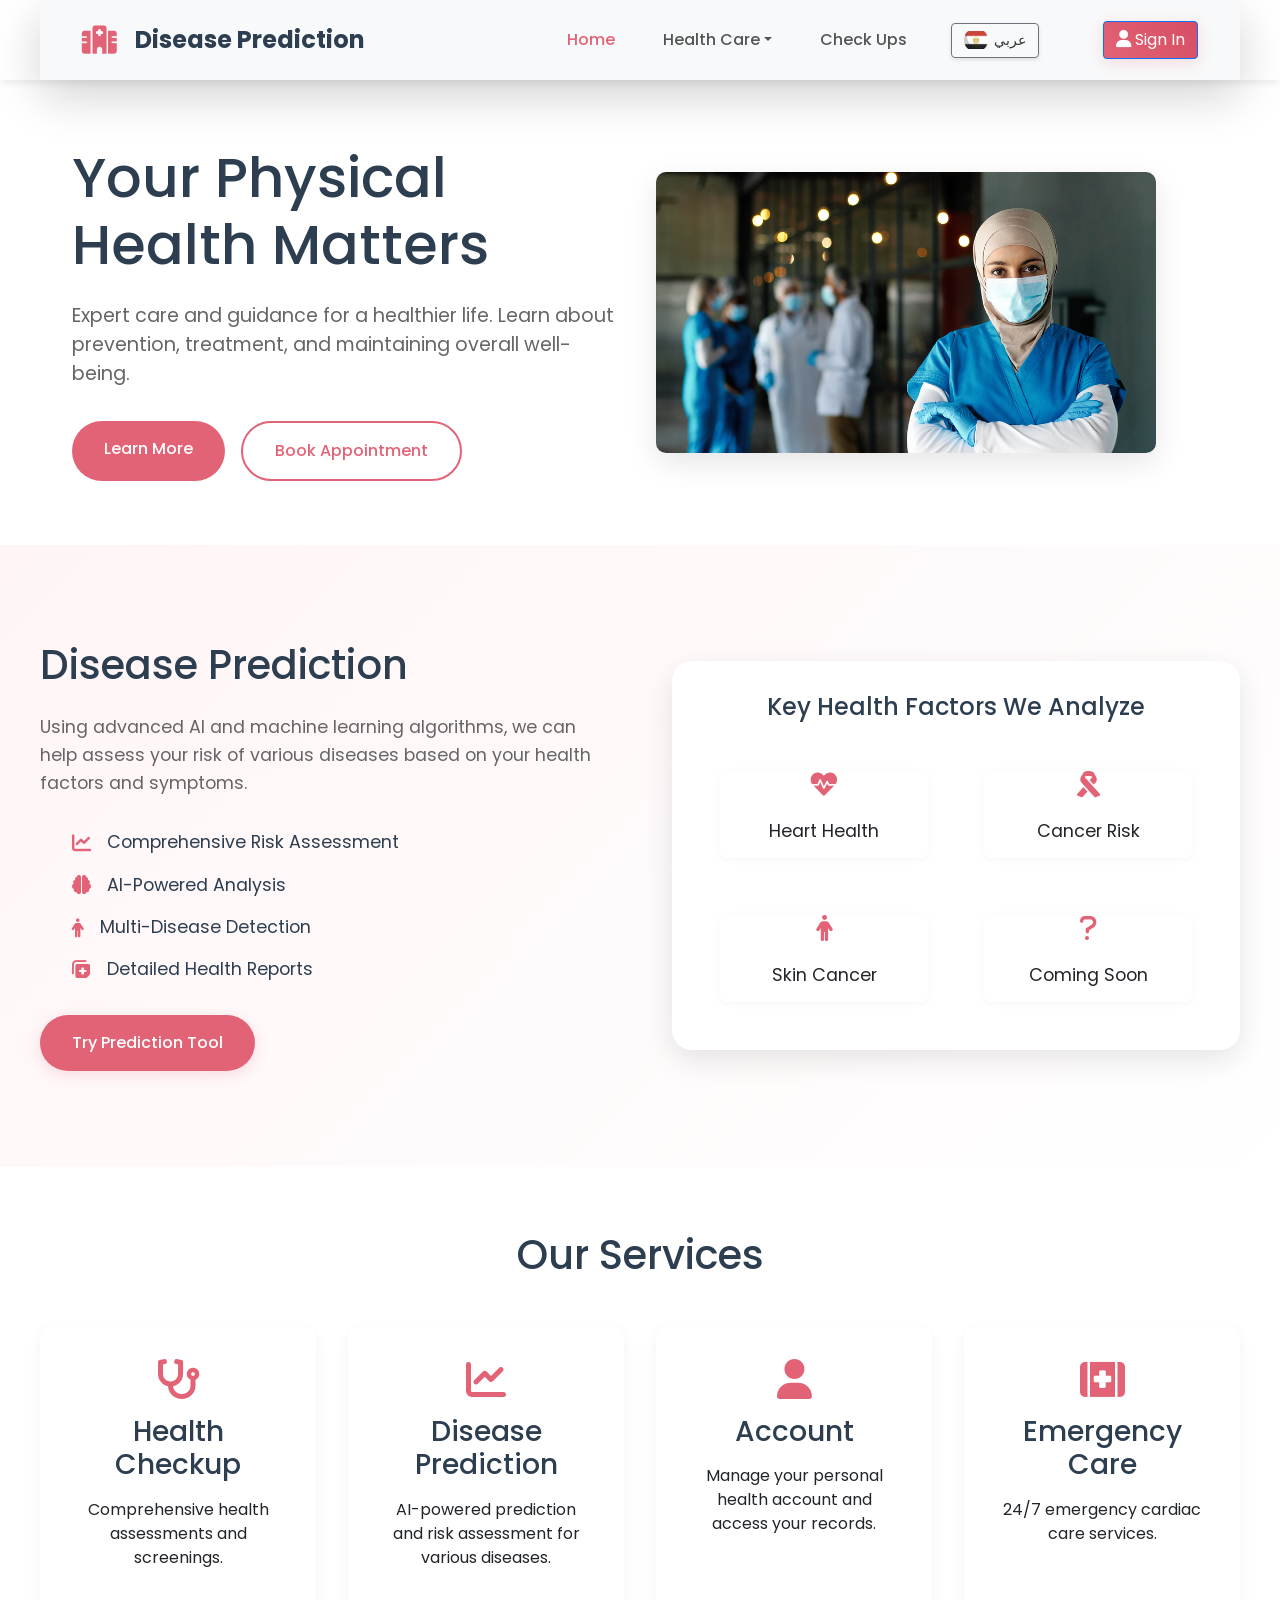
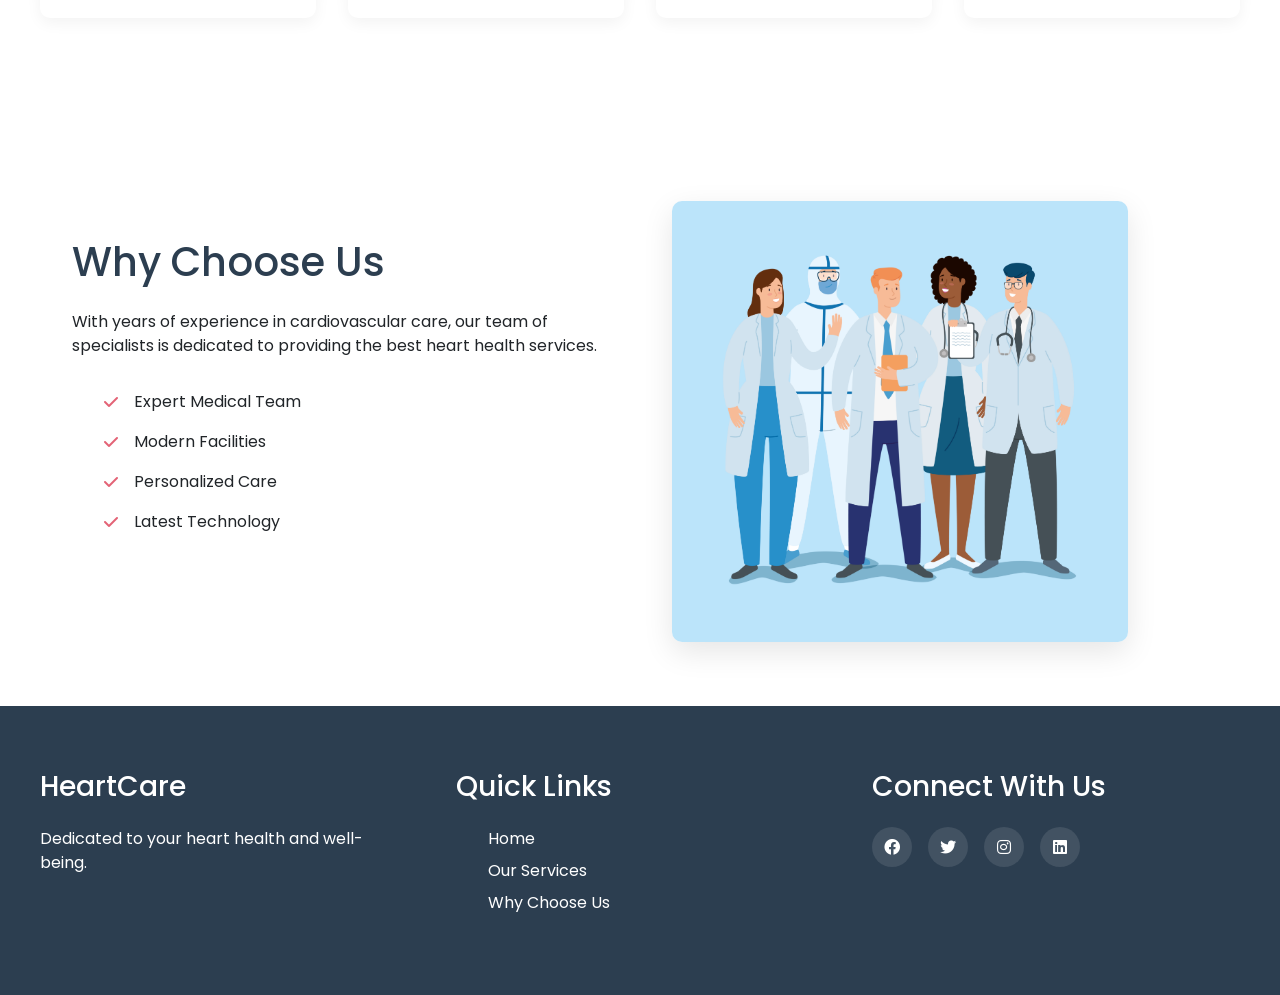
<file: index.html>
<!DOCTYPE html>
<html lang="en" dir="ltr">
<head>
    <meta charset="UTF-8">
    <meta name="viewport" content="width=device-width, initial-scale=1.0">
    <link rel="icon" type="image/x-icon" href="image/favicon/hospital-building.png">
    <title> Health Center</title>
    
    <!-- CSS Files -->
    <link rel="stylesheet" href="css/index.css">
    <!-- Font Awesome -->
    <link rel="stylesheet" href="https://cdnjs.cloudflare.com/ajax/libs/font-awesome/6.0.0/css/all.min.css">
    <!-- Google Fonts -->
    <link href="https://fonts.googleapis.com/css2?family=Poppins:wght@300;400;500;600;700&display=swap" rel="stylesheet">
    <!-- Bootstrap CSS -->
    <link href="bootstrap-5.3.6-dist/css/bootstrap.min.css" rel="stylesheet">
</head>
<body>
    <!-- =================== HEADER SECTION START =================== -->
    <header>
        <nav class="navbar navbar-expand-lg bg-light shadow-lg">
            <div class="container">
                <a class="navbar-brand d-flex align-items-center logo" href="index.html">
                    <i class="fa-solid fa-hospital me-2"></i>
                    <span>Disease Prediction</span>
                </a>
                <button class="navbar-toggler" type="button" data-bs-toggle="collapse" data-bs-target="#navbarNav" aria-controls="navbarNav" aria-expanded="false" aria-label="Toggle navigation">
                    <span class="navbar-toggler-icon"></span>
                </button>
                <div class="collapse navbar-collapse" id="navbarNav">
                    <ul class="navbar-nav ms-auto mb-2 mb-lg-0 nav-links">
                        <li class="nav-item"><a href="#" class="nav-link active" data-i18n="home">Home</a></li>
                        <li class="nav-item dropdown">
                            <a class="nav-link dropdown-toggle" href="#" id="healthCareDropdown" role="button" data-bs-toggle="dropdown" aria-expanded="false">Health Care</a>
                            <ul class="dropdown-menu" aria-labelledby="healthCareDropdown">
                                <li><a class="dropdown-item" href="heart.html" data-i18n="heartDisease">Heart Disease</a></li>
                                <li><a class="dropdown-item" href="brest.html" data-i18n="breastCancer">Breast Cancer</a></li>
                                <li><a class="dropdown-item" href="skin.html" data-i18n="skinCancer">Skin Cancer</a></li>
                            </ul>
                        </li>
                        <li class="nav-item"><a href="checkup_list.html" id="checkUpsNavLink" class="nav-link" data-i18n="checkUps">Check Ups</a></li>
                    </ul>
                    <div class="d-flex align-items-center ms-lg-3 nav-right">
                        <div class="language-switcher me-2">
                            <button class="lang-toggle-btn btn btn-outline-secondary">
                                <div class="flag-wrapper en active">
                                    <img src="image/flags/egypt.png" alt="Arabic" class="flag-icon" data-lang="ar">
                                    <span class="flag-name" data-i18n="arabic">عربي</span>
                                </div>
                                <div class="flag-wrapper ar">
                                    <img src="image/flags/uk.png" alt="English" class="flag-icon" data-lang="en">
                                    <span class="flag-name" data-i18n="english">English</span>
                                </div>
                            </button>
                        </div>
                        <div class="sign-in-btn">
                            <button id="openLoginPopup" class="signin-link btn btn-primary">
                                <i class="fas fa-user"></i> 
                                <span data-i18n="signIn">Log in</span>
                            </button>
                        </div>
                    </div>
                </div>
            </div>
        </nav>
    </header>
    <!-- =================== HEADER SECTION END =================== -->

    <!-- =================== LOGIN POPUP START =================== -->
    <div class="popup-overlay" id="loginPopup">
        <div class="popup-content">
            <button class="close-popup" onclick="closePopup()">
                <i class="fas fa-times"></i>
            </button>
            <iframe id="authFrame" src="/Login_page/login.html" frameborder="0"></iframe>
        </div>
    </div>
    <!-- =================== LOGIN POPUP END =================== -->

    <!-- =================== HERO SECTION START =================== -->
    <section class="hero">
        <div class="hero-content">
            <h1 data-i18n="heroTitle">Your Physical Health Matters</h1>
            <p data-i18n="heroDescription">Expert care and guidance for a healthier life. Learn about prevention, treatment, and maintaining overall well-being.</p>
            <div class="cta-buttons">
                <a href="https://www.mohp.gov.eg/Articles.aspx?csrt=10636529643083843988" class="primary-btn" data-i18n="learnMore">Learn More</a>
                <a href="#appointment" class="secondary-btn" data-i18n="bookAppointment">Book Appointment</a>
            </div>
        </div>
        <div class="hero-image">
            <img src="image/main1010.png" alt="Health Illustration">
        </div>
    </section>
    <!-- =================== HERO SECTION END =================== -->

    <!-- =================== DISEASE PREDICTION SECTION START =================== -->
    <section class="prediction">
        <div class="prediction-container">
            <div class="prediction-content">
                <h2 data-i18n="diseasePrediction">Disease Prediction</h2>
                <p data-i18n="predictionDesc">Using advanced AI and machine learning algorithms, we can help assess your risk of various diseases based on your health factors and symptoms.</p>
                <ul class="prediction-features">
                    <li><i class="fa-solid fa-chart-line"></i> <span data-i18n="riskAssessment">Comprehensive Risk Assessment</span></li>
                    <li><i class="fa-solid fa-brain"></i> <span data-i18n="aiAnalysis">AI-Powered Analysis</span></li>
                    <li><i class="fa-solid fa-person"></i> <span data-i18n="multiDisease">Multi-Disease Detection</span></li>
                    <li><i class="fa-solid fa-notes-medical"></i> <span data-i18n="healthReports">Detailed Health Reports</span></li>
                </ul>
                <a href="/prediction" class="predict-btn" data-i18n="tryPrediction">Try Prediction Tool</a>
            </div>
            
            <div class="prediction-visual">
                <div class="prediction-card">
                    <h3 data-i18n="keyFactors">Key Health Factors We Analyze</h3>
                    <div class="factor-grid">
                        <div class="factor" data-factor="heart">
                            <div class="card-inner">
                                <div class="card-front">
                                    <i class="fa-solid fa-heart-pulse fa-xl" style="color: #e36376;"></i>
                                    <hr>
                                    <span data-i18n="heartHealth">Heart Health</span>
                                </div>
                                <div class="card-back">
                                    <span class="factor-desc" data-i18n="heartSymptom">Feeling of pressure, tightness, or pain in the chest</span>
                                </div>
                            </div>
                        </div>
                        <div class="factor" data-factor="breast">
                            <div class="card-inner">
                                <div class="card-front">
                                    <i class="fa-solid fa-ribbon fa-xl" style="color: #e36376;"></i>
                                    <hr>
                                    <span data-i18n="cancerRisk">Breast Cancer</span>
                                </div>
                                <div class="card-back">
                                    <span class="factor-desc" data-i18n="breastSymptom">A painless, hard lump in the breast or underarm</span>
                                </div>
                            </div>
                        </div>
                        <div class="factor" data-factor="skin">
                            <div class="card-inner">
                                <div class="card-front">
                                    <i class="fa-solid fa-person fa-xl" style="color: #e36376;"></i>
                                    <hr>
                                    <span data-i18n="skinCancer">Skin Cancer</span>
                                </div>
                                <div class="card-back">
                                    <span class="factor-desc" data-i18n="skinSymptom">Mole that changes in shape, size, or color</span>
                                </div>
                            </div>
                        </div>
                        <div class="factor" data-factor="vital">
                            <div class="card-inner">
                                <div class="card-front">
                                    <i class="fa-solid fa-question fa-xl" style="color: #e36376;"></i>
                                    <hr>
                                    <span data-i18n="vitalSigns">Coming Soon</span>
                                </div>
                                <div class="card-back">
                                    <span data-i18n="analyzingVitals">Loading...</span>
                                </div>
                            </div>
                        </div>
                    </div>
                </div>
            </div>
        </div>
    </section>
    <!-- =================== DISEASE PREDICTION SECTION END =================== -->

    <!-- =================== FEATURES SECTION START =================== -->
    <section class="features">
        <h2 data-i18n="ourServices">Our Services</h2>
        <div class="features-grid">
            <div class="feature-card">
                <i class="fa-solid fa-stethoscope"></i>
                <h3 data-i18n="healthCheckup">Health Checkup</h3>
                <p data-i18n="healthCheckupDesc">Comprehensive health assessments and screenings.</p>
            </div>
            <div class="feature-card">
                <i class="fa-solid fa-chart-line"></i>
                <h3 data-i18n="diseasePredictionService">Disease Prediction</h3>
                <p data-i18n="diseasePredictionDesc">AI-powered prediction and risk assessment for various diseases.</p>
            </div>
            <div class="feature-card">
                <i class="fa-solid fa-user"></i>
                <h3 data-i18n="accountService">Account</h3>
                <p data-i18n="accountServiceDesc">Manage your personal health account and access your records.</p>
            </div>
            <div class="feature-card">
                <i class="fa-solid fa-kit-medical"></i>
                <h3 data-i18n="emergencyCare">Emergency Care</h3>
                <p data-i18n="emergencyCareDesc">24/7 emergency cardiac care services.</p>
            </div>
        </div>
    </section>
    <!-- =================== FEATURES SECTION END =================== -->

    <!-- =================== ABOUT SECTION START =================== -->
    <section class="about" id="about">
        <div class="about-content">
            <h2 data-i18n="whyChooseUs">Why Choose Us</h2>
            <p data-i18n="aboutDesc">With years of experience in cardiovascular care, our team of specialists is dedicated to providing the best heart health services.</p>
            <ul class="benefits">
                <li><i class="fa-solid fa-check"></i> <span data-i18n="expertTeam">Expert Medical Team</span></li>
                <li><i class="fa-solid fa-check"></i> <span data-i18n="modernFacilities">Modern Facilities</span></li>
                <li><i class="fa-solid fa-check"></i> <span data-i18n="personalizedCare">Personalized Care</span></li>
                <li><i class="fa-solid fa-check"></i> <span data-i18n="latestTechnology">Latest Technology</span></li>
            </ul>
        </div>
        <div class="about-image">
            <img src="image/group.jpg" alt="Medical Team">
        </div>
    </section>
    <!-- =================== ABOUT SECTION END =================== -->

    <!-- =================== FOOTER SECTION START =================== -->
    <footer>
        <div class="footer-content">
            <div class="footer-section">
                <h3>HeartCare</h3>
                <p>Dedicated to your heart health and well-being.</p>
            </div>
            <div class="footer-section">
                <h3 data-i18n="quickLinks">Quick Links</h3>
                <ul>
                    <li><a href="#home" data-i18n="home">Home</a></li>
                    <li><a href="#services" data-i18n="ourServices">Services</a></li>
                    <li><a href="#about" data-i18n="whyChooseUs">About</a></li>
                </ul>
            </div>
            <div class="footer-section">
                <h3 data-i18n="connectWithUs">Connect With Us</h3>
                <div class="social-links">
                    <a href="#"><i class="fab fa-facebook"></i></a>
                    <a href="#"><i class="fab fa-twitter"></i></a>
                    <a href="#"><i class="fab fa-instagram"></i></a>
                    <a href="#"><i class="fab fa-linkedin"></i></a>
                </div>
            </div>
        </div>
    </footer>
    <!-- =================== FOOTER SECTION END =================== -->

    <!-- =================== SCRIPTS & STYLES START =================== -->
    <script src="js/translations.js"></script>
    <script>
        document.addEventListener('DOMContentLoaded', function() {
            // Add click event listener for sign-in button
            const signInBtn = document.getElementById('openLoginPopup');
            if (signInBtn) {
                signInBtn.addEventListener('click', function(e) {
                    e.preventDefault();
                    openPopup();
                });
            }

            const langButton = document.querySelector('.lang-toggle-btn');
            const flagWrappers = document.querySelectorAll('.flag-wrapper');
            const htmlElement = document.documentElement;
            
            // Set initial language
            const savedLang = localStorage.getItem('language') || 'en';
            updateLanguage(savedLang);
            
            langButton.addEventListener('click', function() {
                const currentLang = htmlElement.lang;
                const newLang = currentLang === 'en' ? 'ar' : 'en';
                updateLanguage(newLang);
                localStorage.setItem('language', newLang);
            });
            
            function updateLanguage(lang) {
                // Update active flag wrapper
                flagWrappers.forEach(wrapper => {
                    if (wrapper.classList.contains(lang)) {
                        wrapper.classList.add('active');
                    } else {
                        wrapper.classList.remove('active');
                    }
                });
                
                // Set document direction and language
                htmlElement.lang = lang;
                htmlElement.dir = lang === 'ar' ? 'rtl' : 'ltr';
                
                // Update all translations
                document.querySelectorAll('[data-i18n]').forEach(element => {
                    const key = element.dataset.i18n;
                    if (translations[lang] && translations[lang][key]) {
                        if (element.tagName === 'INPUT') {
                            if (element.type === 'text' || element.type === 'number') {
                                element.placeholder = translations[lang][key];
                            }
                        } else {
                            element.textContent = translations[lang][key];
                        }
                    }
                });
            }

            // Safety: Always hide dashboard sidebar on page load
            var dashboardSidebar = document.getElementById('dashboardSidebar');
            if (dashboardSidebar) {
                dashboardSidebar.classList.remove('active');
            }

            document.querySelectorAll('.factor').forEach(factor => {
                factor.addEventListener('click', function() {
                    if (factor.classList.contains('flipped')) return;
                    factor.classList.add('flipped');
                    setTimeout(() => {
                        factor.classList.remove('flipped');
                    }, 3000); // 3 seconds
                });
            });
        });

        // --- DISABLED LOGIN CHECK ---
        function checkLoginStatus() {
            const isLoggedIn = localStorage.getItem('isLoggedIn') === 'true';
            const mainContent = document.getElementById('mainContent');
            const loginMessage = document.getElementById('loginMessage');
            if (mainContent && loginMessage) {
                if (isLoggedIn) {
                    mainContent.classList.remove('hidden');
                    loginMessage.classList.add('hidden');
                } else {
                    mainContent.classList.add('hidden');
                    loginMessage.classList.remove('hidden');
                }
            }
        }
        document.addEventListener('DOMContentLoaded', function() {
            checkLoginStatus();
            setInterval(checkLoginStatus, 2000);
        });
        // --- END DISABLED LOGIN CHECK ---

        // Handle popup
        function openPopup() {
            const loginPopup = document.getElementById('loginPopup');
            if (loginPopup) {
                loginPopup.classList.add('active');
                document.body.style.overflow = 'hidden';
            }
        }

        function closePopup() {
            const loginPopup = document.getElementById('loginPopup');
            if (loginPopup) {
                loginPopup.classList.remove('active');
                document.body.style.overflow = '';
            }
        }

        // Handle iframe messages
        window.addEventListener('message', function(event) {
            console.log('Received message:', event.data);
            if (event.data === 'switchToLogin') {
                const authFrame = document.getElementById('authFrame');
                if (authFrame) {
                    authFrame.src = 'login.html';
                }
            } else if (event.data === 'switchToSignup') {
                const authFrame = document.getElementById('authFrame');
                if (authFrame) {
                    authFrame.src = 'signup.html';
                }
            } else if (event.data === 'loginSuccess') {
                closePopup();
                const signInBtn = document.querySelector('.signin-link');
                if (signInBtn) {
                    signInBtn.innerHTML = '<i class="fas fa-user"></i> <span data-i18n="profile">Profile</span>';
                    localStorage.setItem('isLoggedIn', 'true');
                }
            }
        });

        // Close popup when clicking outside
        const loginPopup = document.getElementById('loginPopup');
        if (loginPopup) {
            loginPopup.addEventListener('click', function(e) {
                if (e.target === this) {
                    closePopup();
                }
            });
        }

        // Check login status on page load
        document.addEventListener('DOMContentLoaded', function() {
            const isLoggedIn = localStorage.getItem('isLoggedIn') === 'true';
            if (isLoggedIn) {
                const signInBtn = document.querySelector('.signin-link');
                if (signInBtn) {
                    signInBtn.innerHTML = '<i class="fas fa-user"></i> <span data-i18n="profile">Profile</span>';
                }
            }
        });
    </script>
    <!-- Bootstrap JS Bundle (with Popper) -->
    <script src="https://cdn.jsdelivr.net/npm/bootstrap@5.2.3/dist/js/bootstrap.bundle.min.js"></script>
    <!-- Arrow to Top Button -->
    <button id="toTopBtn" title="Go to top" aria-label="Go to top">
        <i class="fa-solid fa-arrow-up"></i>
    </button>
    <script>
    // Header hide on scroll and arrow to top logic
    (function() {
        const header = document.querySelector('header');
        const toTopBtn = document.getElementById('toTopBtn');
        let lastScrollY = window.scrollY;
        let ticking = false;

        function onScroll() {
            if (!ticking) {
                window.requestAnimationFrame(() => {
                    const currentScroll = window.scrollY;
                    // Hide header on scroll down, show on scroll up
                    if (currentScroll > lastScrollY && currentScroll > 100) {
                        header.classList.add('header-hidden');
                    } else {
                        header.classList.remove('header-hidden');
                    }
                    // Show arrow if scrolled down
                    if (currentScroll > 200) {
                        toTopBtn.classList.add('show');
                    } else {
                        toTopBtn.classList.remove('show');
                    }
                    lastScrollY = currentScroll;
                    ticking = false;
                });
                ticking = true;
            }
        }
        window.addEventListener('scroll', onScroll);
        toTopBtn.addEventListener('click', function() {
            window.scrollTo({ top: 0, behavior: 'smooth' });
        });
    })();
    </script>
    <!-- =================== SCRIPTS & STYLES END =================== -->
</body>
</html>
</file>
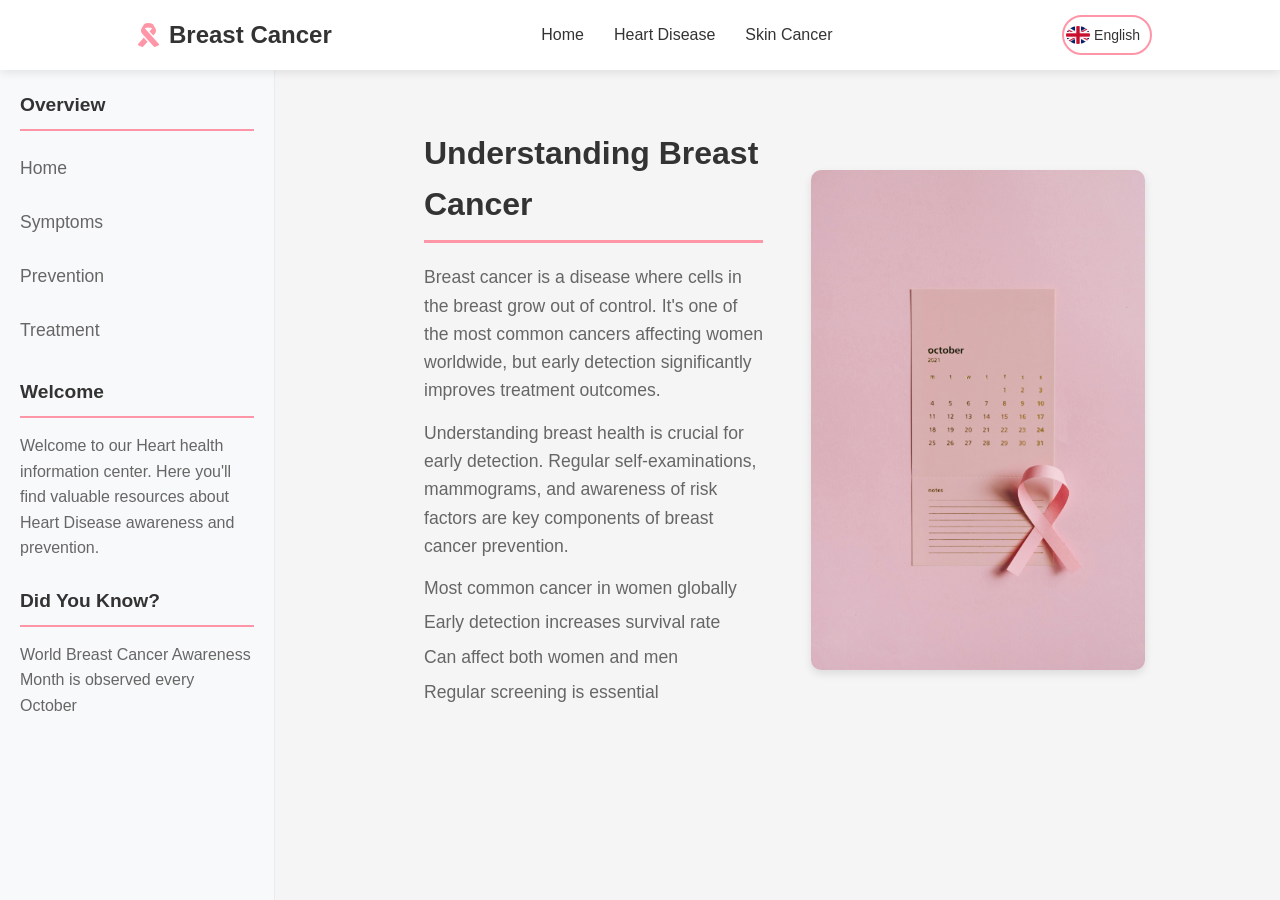
<file: brest.html>
<!DOCTYPE html>
<html lang="en" dir="ltr">
<head>
    <meta charset="UTF-8">
    <meta name="viewport" content="width=device-width, initial-scale=1.0">
    <link rel="icon" type="image/x-icon" href="image/favicon/cancer-ribbon.png">

    <title>Breast Care</title>
    <!-- CSS File -->
    <link rel="stylesheet" href="css/heart.css"></link>
    <!-- Font Awesome for heart icon -->
    <link rel="stylesheet" href="https://cdnjs.cloudflare.com/ajax/libs/font-awesome/6.0.0/css/all.min.css">
</head>
<body>
    <!-- Start Header -->
    <div class="header">
        <div class="container">
            <div class="logo">
                <i class="fa-solid fa-ribbon" style="color: #FF96A7;"></i>
                <span data-i18n="breastCancer">Breast Cancer</span>
            </div>
            <nav>
                <ul>
                    <li><a href="index.html" data-i18n="home">Home</a></li>
                    <li><a href="heart.html" data-i18n="heartDisease">Heart Disease</a></li>
                    <li><a href="skin.html" data-i18n="skinCancer">Skin Cancer</a></li>
                </ul>
            </nav>
            <div class="language-switcher">
                <button class="lang-toggle-btn" type="button" aria-label="Toggle language">
                    <div class="flag-wrapper en active" style="margin-right: 8px; display: flex; align-items: center; gap: 4px; position: relative;">
                        <img src="image/flags/uk.png" alt="English" class="flag-icon" data-lang="en" style="width: 24px; height: 18px; position: relative; z-index: 1;">
                        <span class="flag-name" data-i18n="english" style="font-size: 14px; position: relative; z-index: 1; color: #333;">English</span>
                    </div>
                    <div class="flag-wrapper ar" style="margin-left: 8px; display: flex; align-items: center; gap: 4px; position: relative;">
                        <img src="image/flags/egypt.png" alt="Arabic" class="flag-icon" data-lang="ar" style="width: 24px; height: 18px; position: relative; z-index: 1;">
                        <span class="flag-name" data-i18n="arabic" style="font-size: 14px; position: relative; z-index: 1; color: #333;">عربي</span>
                    </div>
                </button>
            </div>
            <div class="menu-icon">
                <i class="fa-solid fa-bars"></i>
            </div>
        </div>
    </div>

    <!-- Start Main Section -->
    <section class="main-content">
        <div class="container">
            <div class="heart-info">
                <div class="text-content">
                    <h2 data-i18n="breastTitle">Understanding Breast Cancer</h2>
                    <p data-i18n="breastIntro">Breast cancer is a disease where cells in the breast grow out of control. It's one of the most common cancers affecting women worldwide, but early detection significantly improves treatment outcomes.</p>
                    <p data-i18n="breastDescription">Understanding breast health is crucial for early detection. Regular self-examinations, mammograms, and awareness of risk factors are key components of breast cancer prevention.</p>
                    <ul class="heart-facts">
                        <li data-i18n="mostCommonCancer">Most common cancer in women globally</li>
                        <li data-i18n="earlyDetection">Early detection increases survival rate</li>
                        <li data-i18n="affectsBoth">Can affect both women and men</li>
                        <li data-i18n="regularScreening">Regular screening is essential</li>
                    </ul>
                </div>
                <div class="image-gallery">
                    <img src="image/Brest/overview.jpg" alt="Breast Cancer Awareness">
                </div>
            </div>
        </div>
    </section>
    <!-- End Main Section -->

    <!-- Add this after your main-content section -->
    <section class="symptoms-content" style="display: none;">
        <div class="container">
            <div class="heart-info">
                <div class="text-content">
                    <h2 data-i18n="breastCancerSymptoms">Breast Cancer Symptoms</h2>
                    <p data-i18n="breastCommonSymptoms">Common signs and symptoms of breast cancer include:</p>
                    <ul class="symptoms-list">
                        <li><i class="fa-solid fa-circle-exclamation"></i> <span data-i18n="newLump">New lump in breast or underarm</span></li>
                        <li><i class="fa-solid fa-circle-exclamation"></i> <span data-i18n="breastChanges">Changes in breast size or shape</span></li>
                        <li><i class="fa-solid fa-circle-exclamation"></i> <span data-i18n="skinChanges">Skin changes or dimpling</span></li>
                        <li><i class="fa-solid fa-circle-exclamation"></i> <span data-i18n="nippleChanges">Nipple discharge or changes</span></li>
                        <li><i class="fa-solid fa-circle-exclamation"></i> <span data-i18n="breastPain">Breast or nipple pain</span></li>
                    </ul>
                    <div class="warning-box">
                        <p><strong data-i18n="breastWarning">Warning:</strong> <span data-i18n="breastWarningMessage">If you notice any changes in your breasts, consult your healthcare provider immediately.</span></p>
                    </div>
                </div>
                <div class="image-gallery">
                    <img src="image/Brest/Symptoms.jpg" alt="Breast Cancer Symptoms">
                </div>
            </div>
        </div>
    </section>

    <!-- Add Prevention Section -->
    <section class="prevention-content" style="display: none;">
        <div class="container">
            <div class="heart-info">
                <div class="text-content">
                    <h2 data-i18n="breastPreventionTitle">Breast Cancer Prevention</h2>
                    <p data-i18n="breastPreventionDesc">While some risk factors can't be changed, there are steps you can take to reduce your risk:</p>
                    <ul class="prevention-list">
                        <li><i class="fa-solid fa-ribbon"></i> <span data-i18n="mammogramScreening">Regular mammogram screenings</span></li>
                        <li><i class="fa-solid fa-person-walking"></i> <span data-i18n="physicalActivity">Maintain regular physical activity</span></li>
                        <li><i class="fa-solid fa-apple-whole"></i> <span data-i18n="healthyDietBreast">Eat a healthy, balanced diet</span></li>
                        <li><i class="fa-solid fa-weight-scale"></i> <span data-i18n="healthyWeightBreast">Maintain a healthy weight</span></li>
                        <li><i class="fa-solid fa-wine-glass-empty"></i> <span data-i18n="limitAlcohol">Limit alcohol consumption</span></li>
                        <li><i class="fa-solid fa-hand-holding-heart"></i> <span data-i18n="selfExams">Monthly self-examinations</span></li>
                    </ul>
                    <div class="info-box">
                        <p><strong data-i18n="breastTip">Tip:</strong> <span data-i18n="breastPreventionTip">Regular breast self-exams and clinical screenings are crucial for early detection.</span></p>
                    </div>
                </div>
                <div class="image-gallery">
                    <img src="image/Brest/e.jpg" alt="Breast Cancer Prevention">
                </div>
            </div>
        </div>
    </section>

    <!-- Add Treatment Section -->
    <section class="treatment-content" style="display: none;">
        <div class="container">
            <div class="heart-info">
                <div class="text-content">
                    <h2 data-i18n="breastTreatmentTitle">Breast Cancer Treatment</h2>
                    <p data-i18n="breastTreatmentDesc">Treatment options depend on several factors including cancer stage, type, and personal preferences:</p>
                    <ul class="treatment-list">
                        <li><i class="fa-solid fa-syringe"></i> <span data-i18n="surgery">Surgery</span>
                            <span data-i18n="surgeryDesc">Including lumpectomy or mastectomy</span>
                        </li>
                        <li><i class="fa-solid fa-radiation"></i> <span data-i18n="radiation">Radiation Therapy</span>
                            <span data-i18n="radiationDesc">Targeted treatment to destroy cancer cells</span>
                        </li>
                        <li><i class="fa-solid fa-pills"></i> <span data-i18n="chemotherapy">Chemotherapy</span>
                            <span data-i18n="chemotherapyDesc">Systemic treatment to kill cancer cells</span>
                        </li>
                        <li><i class="fa-solid fa-staff-snake"></i> <span data-i18n="hormoneTherapy">Hormone Therapy</span>
                            <span data-i18n="hormoneTherapyDesc">For hormone receptor-positive cancers</span>
                        </li>
                        <li><i class="fa-solid fa-user-doctor"></i> <span data-i18n="regularMonitoring">Regular Monitoring</span>
                            <span data-i18n="monitoringDescBreast">Ongoing follow-up care and screenings</span>
                        </li>
                    </ul>
                    <div class="treatment-box">
                        <p><strong data-i18n="importantNote">Important:</strong> <span data-i18n="treatmentNoteBreast">Treatment plans are personalized for each patient's specific situation.</span></p>
                    </div>
                </div>
                <div class="image-gallery">
                    <img src="image/Brest/bers.png" alt="Breast Cancer Treatment">
                </div>
            </div>
        </div>
    </section>

    <!-- Start Aside -->
    <div class="aside" id="sidebar">
        <div class="sidebar">
            <h3 data-i18n="overview">Overview</h3>
            <ul>
                <li><a href="#home" class="home-link" data-i18n="home">Home</a></li>
                <li><a href="#symptoms" data-i18n="symptoms">Symptoms</a></li>
                <li><a href="#prevention" data-i18n="prevention">Prevention</a></li>
                <li><a href="#treatment" data-i18n="treatment">Treatment</a></li>
            </ul>

            <h3 data-i18n="welcome">Welcome</h3>
            <p data-i18n="welcomeMessage">Welcome to our breast health information center. Here you'll find valuable resources about breast cancer awareness and prevention.</p>

            <h3 data-i18n="didYouKnow">Did You Know?</h3>
            <p data-i18n="awarenessMonth">World Breast Cancer Awareness Month is observed every October</p>
        </div>
    </div>
    <!-- End Aside -->

    <!-- Update Script -->
    <script>
    document.addEventListener('DOMContentLoaded', function() {
        const mainContent = document.querySelector('.main-content');
        const symptomsContent = document.querySelector('.symptoms-content');
        const preventionContent = document.querySelector('.prevention-content');
        const treatmentContent = document.querySelector('.treatment-content');
        const menuIcon = document.querySelector('.menu-icon');
        const sidebar = document.getElementById('sidebar');

        function hideAllSections() {
            mainContent.style.display = 'none';
            symptomsContent.style.display = 'none';
            preventionContent.style.display = 'none';
            treatmentContent.style.display = 'none';
        }

        // Handle window resize
        function handleResize() {
            if (window.innerWidth > 768) {
                sidebar.classList.remove('hidden');
                sidebar.style.display = 'block';
            } else {
                sidebar.classList.add('hidden');
            }
        }

        // Initial check
        handleResize();

        // Listen for window resize
        window.addEventListener('resize', handleResize);

        // Toggle sidebar on menu icon click (mobile only)
        menuIcon.addEventListener('click', function(e) {
            if (window.innerWidth <= 768) {
                e.stopPropagation();
                sidebar.classList.toggle('hidden');
            }
        });

        // Hide sidebar when clicking outside (mobile only)
        document.addEventListener('click', function(event) {
            if (window.innerWidth <= 768 && 
                !sidebar.contains(event.target) && 
                !menuIcon.contains(event.target)) {
                sidebar.classList.add('hidden');
            }
        });

        // Prevent clicks inside sidebar from closing it
        sidebar.addEventListener('click', function(e) {
            e.stopPropagation();
        });

        // Handle navigation clicks
        const links = sidebar.querySelectorAll('a');
        links.forEach(link => {
            link.addEventListener('click', function() {
                if (window.innerWidth <= 768) {
                    sidebar.classList.add('hidden');
                }
            });
        });

        // Content handlers remain the same
        const homeLink = document.querySelector('.home-link');
        homeLink.addEventListener('click', function(e) {
            e.preventDefault();
            hideAllSections();
            mainContent.style.display = 'block';
        });

        const symptomsLink = document.querySelector('a[href="#symptoms"]');
        symptomsLink.addEventListener('click', function(e) {
            e.preventDefault();
            hideAllSections();
            symptomsContent.style.display = 'block';
        });

        const preventionLink = document.querySelector('a[href="#prevention"]');
        preventionLink.addEventListener('click', function(e) {
            e.preventDefault();
            hideAllSections();
            preventionContent.style.display = 'block';
        });

        const treatmentLink = document.querySelector('a[href="#treatment"]');
        treatmentLink.addEventListener('click', function(e) {
            e.preventDefault();
            hideAllSections();
            treatmentContent.style.display = 'block';
        });
    });
    </script>

    <!-- Add before closing body tag -->
    <script src="js/translations.js"></script>
    <script>
        document.addEventListener('DOMContentLoaded', function() {
            const langButton = document.querySelector('.lang-toggle-btn');
            const flagWrappers = document.querySelectorAll('.flag-wrapper');
            const htmlElement = document.documentElement;
            
            // Set initial language
            const savedLang = localStorage.getItem('language') || 'en';
            updateLanguage(savedLang);
            
            langButton.addEventListener('click', function() {
                const currentLang = htmlElement.lang;
                const newLang = currentLang === 'en' ? 'ar' : 'en';
                updateLanguage(newLang);
                localStorage.setItem('language', newLang);
                
                // Update button aria-label
                const newLabel = newLang === 'en' ? 'Switch to Arabic' : 'Switch to English';
                this.setAttribute('aria-label', newLabel);
            });
            
            function updateLanguage(lang) {
                // Update active flag wrapper
                flagWrappers.forEach(wrapper => {
                    if (wrapper.classList.contains(lang)) {
                        wrapper.classList.add('active');
                        wrapper.style.display = 'flex';
                    } else {
                        wrapper.classList.remove('active');
                        wrapper.style.display = 'none';
                    }
                });
                
                // Set document direction and language
                htmlElement.lang = lang;
                htmlElement.dir = lang === 'ar' ? 'rtl' : 'ltr';
                
                // Update all translations
                document.querySelectorAll('[data-i18n]').forEach(element => {
                    const key = element.dataset.i18n;
                    if (translations[lang] && translations[lang][key]) {
                        if (element.tagName === 'INPUT') {
                            if (element.type === 'text' || element.type === 'number') {
                                element.placeholder = translations[lang][key];
                            }
                        } else {
                            element.textContent = translations[lang][key];
                        }
                    }
                });
            }
        });
    </script>
</body>
</html>
</file>
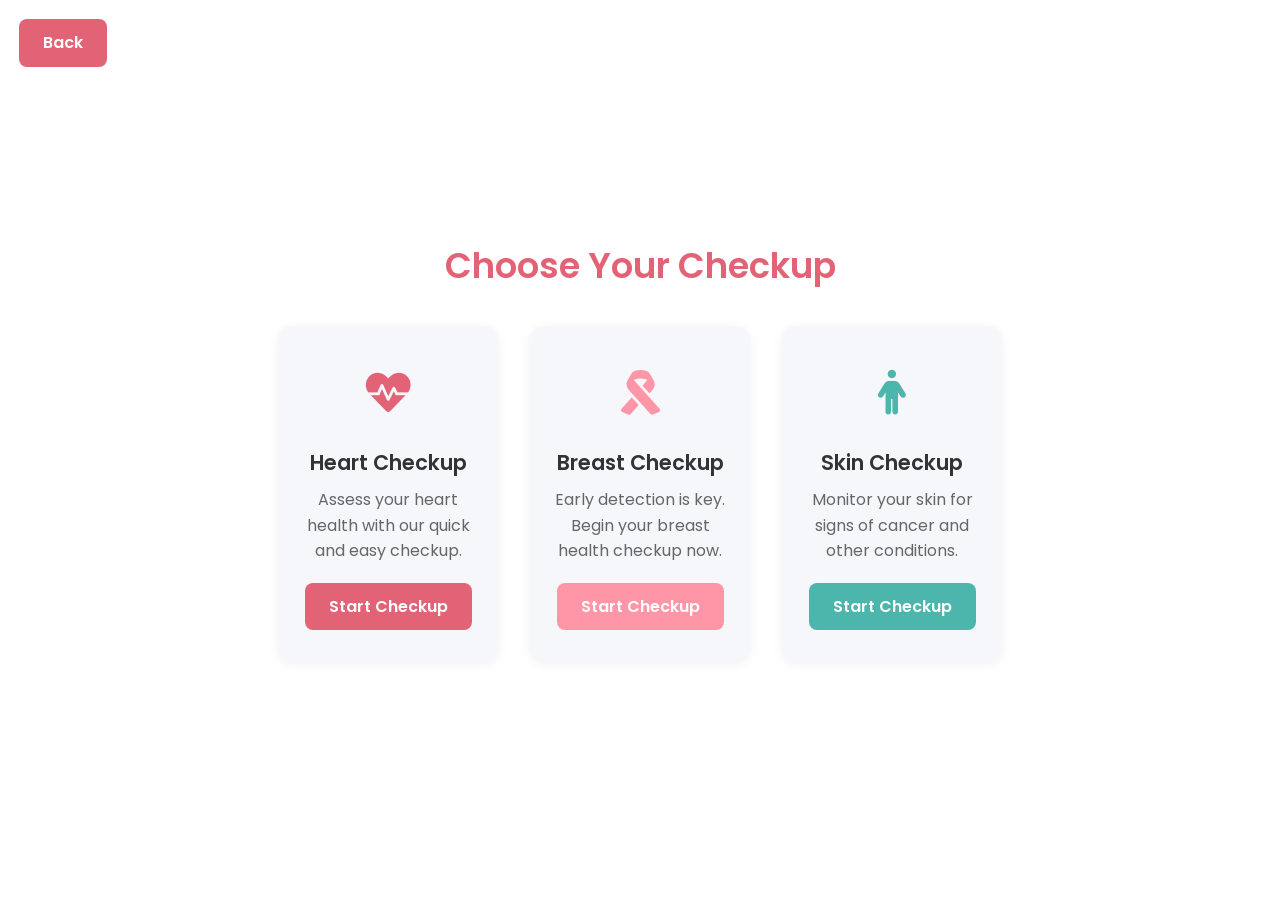
<file: checkup_list.html>
<!DOCTYPE html>
<html lang="en">
<head>
    <meta charset="UTF-8">
    <meta name="viewport" content="width=device-width, initial-scale=1.0">
    <title>Checkup Selection</title>
    <link rel="icon" href="image/favicon/to-do-list.png" type="image/x-icon">
    <link rel="stylesheet" href="https://cdnjs.cloudflare.com/ajax/libs/font-awesome/6.0.0/css/all.min.css">
    <link href="https://fonts.googleapis.com/css2?family=Poppins:wght@400;600&display=swap" rel="stylesheet">
    <link rel="stylesheet" href="css/checkups.css">
</head>
<body>
    <div class="checkup-container" id="checkup-container" style="position:relative;">
        <button type="button" class="checkup-btn" style="position:absolute; top:1.2rem; left:1.2rem; margin-bottom:0;" onclick="window.location.href='index.html'">Back</button>
        <div class="checkup-title">Choose Your Checkup</div>
        <div class="checkup-list">
            <div class="checkup-card" id="heart-card">
                <div class="checkup-icon icon-heart"><i class="fa-solid fa-heart-pulse"></i></div>
                <div class="checkup-name">Heart Checkup</div>
                <div class="checkup-desc">Assess your heart health with our quick and easy checkup.</div>
                <button class="checkup-btn" onclick="showForm('heart')">Start Checkup</button>
            </div>
            <div class="checkup-card" id="breast-card">
                <div class="checkup-icon icon-breast"><i class="fa-solid fa-ribbon"></i></div>
                <div class="checkup-name">Breast Checkup</div>
                <div class="checkup-desc">Early detection is key. Begin your breast health checkup now.</div>
                <button class="checkup-btn breast" onclick="showForm('breast')">Start Checkup</button>
            </div>
            <div class="checkup-card" id="skin-card">
                <div class="checkup-icon icon-skin"><i class="fa-solid fa-person"></i></div>
                <div class="checkup-name">Skin Checkup</div>
                <div class="checkup-desc">Monitor your skin for signs of cancer and other conditions.</div>
                <button class="checkup-btn skin" onclick="showForm('skin')">Start Checkup</button>
            </div>
        </div>
    </div>
    <!-- Fullscreen form overlays -->
    <div class="form-overlay" id="heart-overlay" style="display:none;">
        <form id="heart-form">
            <button type="button" class="back-btn" onclick="hideForm()">Back</button>
            <div class="checkup-icon icon-heart" style="margin-bottom:1rem;"><i class="fa-solid fa-heart-pulse"></i></div>
            <div class="checkup-name">Heart Checkup</div>
            <div class="form-group"><label for="heart-age">Age</label><input id="heart-age" type="number" name="age" min="1" max="120" required placeholder="Age"></div>
            <div class="form-group"><label for="heart-sex">Sex</label><select id="heart-sex" name="sex" required><option value="">Select</option><option value="1">Male</option><option value="0">Female</option></select></div>
            <div class="form-group"><label for="heart-cp">Chest Pain Type (cp)</label><select id="heart-cp" name="cp" required><option value="">Select</option><option value="1">Typical angina (chest pain related to heart)</option><option value="2">Atypical angina (non-heart-related chest pain)</option><option value="3">Non-anginal pain (non-cardiac origin)</option><option value="4">Asymptomatic (no symptoms)</option></select></div>
            <div class="form-group"><label for="heart-trestbps">Resting Blood Pressure (trestbps)</label><input id="heart-trestbps" type="number" name="trestbps" min="90" max="200" required placeholder="Resting BP (mm Hg)"></div>
            <div class="form-group"><label for="heart-chol">Cholesterol (chol)</label><input id="heart-chol" type="number" name="chol" min="100" max="600" required placeholder="Cholesterol (mg/dl)"></div>
            <div class="form-group"><label for="heart-fbs">Fasting Blood Sugar (fbs)</label><input id="heart-fbs" type="number" name="fbs" required placeholder="Enter blood sugar (mg/dl)"></div>
            <div class="form-group"><label for="heart-restecg">Resting ECG (restecg)</label><input id="heart-restecg" type="number" name="restecg" min="0" max="2" required placeholder="Resting ECG (0-2, 0=normal)"></div>
            <div class="form-group"><label for="heart-thalach">Max Heart Rate (thalach)</label><input id="heart-thalach" type="number" name="thalach" min="60" max="220" required placeholder="Max Heart Rate (bpm)"></div>
            <div class="form-group"><label for="heart-exang">Exercise Induced Angina (exang)</label><select id="heart-exang" name="exang" required><option value="">Select</option><option value="1">Yes</option><option value="0">No</option></select></div>
            <div class="form-group"><label for="heart-oldpeak">Oldpeak (ST depression)</label><input id="heart-oldpeak" type="number" name="oldpeak" step="0.1" min="0" max="6.2" required placeholder="ST Depression (0-10)"></div>
            <div class="form-group"><label for="heart-slope">Slope of Peak Exercise ST Segment</label><select id="heart-slope" name="slope" required><option value="">Select</option><option value="1">Upsloping (better prognosis)</option><option value="2">Flat</option><option value="3">Downsloping (higher risk)</option></select></div>
            <div class="form-group"><label for="heart-ca">Number of Major Vessels (ca)</label><input id="heart-ca" type="number" name="ca" min="0" max="3" required placeholder="Major Vessels (0-3)"></div>
            <div class="form-group"><label for="heart-thal">Thal (Thallium Stress Test Result)</label><select id="heart-thal" name="thal" required><option value="">Select</option><option value="0">Normal blood flow</option><option value="1">Fixed defect (permanent damage)</option><option value="2">Reversible defect (lack of blood flow under stress)</option></select></div>
            <button type="submit" class="checkup-btn" style="margin-top:0.5rem;">Submit</button>
            <div class="checkup-result" style="margin-top:1rem; color:#e36376; font-weight:600;"></div>
        </form>
    </div>

    <!-- Breast Checkup -->
    <div class="form-overlay" id="breast-overlay" style="display:none;">
        <form id="breast-form">
            <button type="button" class="back-btn" onclick="hideForm()">Back</button>
            <div class="checkup-icon icon-breast" style="margin-bottom:1rem;"><i class="fa-solid fa-ribbon"></i></div>
            <div class="checkup-name">Breast Checkup</div>
            <div class="form-group"><label for="breast-age">Age</label><input id="breast-age" type="number" name="age" min="1" max="120" required placeholder="Age"></div>
            <div class="form-group"><label for="breast-clump">Clump Thickness</label><input id="breast-clump" type="number" name="clump_thickness" min="1" max="10" required placeholder="Clump Thickness (1-10, cell density)"></div>
            <div class="form-group"><label for="breast-cellsize">Uniformity of Cell Size</label><input id="breast-cellsize" type="number" name="uniformity_cell_size" min="1" max="10" required placeholder="Cell Size Uniformity (1-10)"></div>
            <div class="form-group"><label for="breast-cellshape">Uniformity of Cell Shape</label><input id="breast-cellshape" type="number" name="uniformity_cell_shape" min="1" max="10" required placeholder="Cell Shape Uniformity (1-10)"></div>
            <div class="form-group"><label for="breast-adhesion">Marginal Adhesion</label><input id="breast-adhesion" type="number" name="marginal_adhesion" min="1" max="10" required placeholder="Marginal Adhesion (1-10)"></div>
            <div class="form-group"><label for="breast-epithelial">Single Epithelial Cell Size</label><input id="breast-epithelial" type="number" name="single_epithelial_cell_size" min="1" max="10" required placeholder="Epithelial Cell Size (1-10)"></div>
            <div class="form-group"><label for="breast-nuclei">Bare Nuclei</label><input id="breast-nuclei" type="number" name="bare_nuclei" min="1" max="10" required placeholder="Bare Nuclei (1-10)"></div>
            <div class="form-group"><label for="breast-chromatin">Bland Chromatin</label><input id="breast-chromatin" type="number" name="bland_chromatin" min="1" max="10" required placeholder="Bland Chromatin (1-10)"></div>
            <div class="form-group"><label for="breast-nucleoli">Normal Nucleoli</label><input id="breast-nucleoli" type="number" name="normal_nucleoli" min="1" max="10" required placeholder="Normal Nucleoli (1-10)"></div>
            <div class="form-group"><label for="breast-mitoses">Mitoses</label><input id="breast-mitoses" type="number" name="mitoses" min="1" max="10" required placeholder="Mitoses (1-10, cell division)"></div>
            <button type="submit" class="checkup-btn breast" style="margin-top:0.5rem;">Submit</button>
            <div class="checkup-result" style="margin-top:1rem; color:#ff96a7; font-weight:600;"></div>
        </form>
    </div>

    <!-- Skin Checkup -->
    <div class="form-overlay" id="skin-overlay" style="display:none;">
        <form id="skin-form">
            <button type="button" class="back-btn" onclick="hideForm()">Back</button>
            <div class="checkup-icon icon-skin" style="margin-bottom:1rem;"><i class="fa-solid fa-person"></i></div>
            <div class="checkup-name">Skin Checkup</div>
            <div class="form-group"><label for="skin-age">Age</label><input id="skin-age" type="number" name="age" min="1" max="120" required placeholder="Age"></div>
            <div class="form-group"><label for="skin-image">Upload a photo of skin area (for cancer check)</label><input id="skin-image" type="file" name="image" accept="image/*" required placeholder="Upload image (photo of skin area)"></div>
            <button type="submit" class="checkup-btn skin" style="margin-top:0.5rem;">Submit</button>
            <div class="checkup-result" style="margin-top:1rem; color:#4db6ac; font-weight:600;"></div>
        </form>
    </div>

    <script>
    function showForm(type) {
        // Hide main selection
        document.getElementById('checkup-container').style.display = 'none';
        // Hide all overlays
        document.getElementById('heart-overlay').style.display = 'none';
        document.getElementById('breast-overlay').style.display = 'none';
        document.getElementById('skin-overlay').style.display = 'none';
        // Clear all results
        document.querySelectorAll('.checkup-result').forEach(r => r.textContent = '');
        // Show the selected overlay
        document.getElementById(type+'-overlay').style.display = 'flex';
    }
    function hideForm() {
        // Hide all overlays
        document.getElementById('heart-overlay').style.display = 'none';
        document.getElementById('breast-overlay').style.display = 'none';
        document.getElementById('skin-overlay').style.display = 'none';
        // Show main selection
        document.getElementById('checkup-container').style.display = 'flex';
    }
    // Heart form submit
    document.getElementById('heart-form').onsubmit = async function(e) {
        e.preventDefault();
        // Collect form data
        const formData = new FormData(this);
        // Build features array in the expected order
        const features = [
            Number(formData.get('age')),
            Number(formData.get('sex')),
            Number(formData.get('cp')),
            Number(formData.get('trestbps')),
            Number(formData.get('chol')),
            Number(formData.get('fbs')),
            Number(formData.get('restecg')),
            Number(formData.get('thalach')),
            Number(formData.get('exang')),
            Number(formData.get('oldpeak')),
            Number(formData.get('slope')),
            Number(formData.get('ca')),
            Number(formData.get('thal'))
        ];
        try {
            const response = await fetch('https://gproject-production.up.railway.app/predict-heart', {
                method: 'POST',
                headers: { 'Content-Type': 'application/json' },
                body: JSON.stringify({ features })
            });
            const result = await response.json();
            this.querySelector('.checkup-result').textContent = result.prediction === 1 ? 'Heart Disease Detected' : 'No Heart Disease';
        } catch (error) {
            this.querySelector('.checkup-result').textContent = 'Error submitting form.';
        }
    };
    // Breast form submit
    document.getElementById('breast-form').onsubmit = async function(e) {
        e.preventDefault();
        const formData = new FormData(this);
        // Build features array in the expected order
        const features = [
            Number(formData.get('clump_thickness')),
            Number(formData.get('uniformity_cell_size')),
            Number(formData.get('uniformity_cell_shape')),
            Number(formData.get('marginal_adhesion')),
            Number(formData.get('single_epithelial_cell_size')),
            Number(formData.get('bare_nuclei')),
            Number(formData.get('bland_chromatin')),
            Number(formData.get('normal_nucleoli')),
            Number(formData.get('mitoses'))
        ];
        try {
            const response = await fetch('https://gproject-production.up.railway.app/predict-breast', {
                method: 'POST',
                headers: { 'Content-Type': 'application/json' },
                body: JSON.stringify({ features })
            });
            const result = await response.json();
            this.querySelector('.checkup-result').textContent = result.prediction === 1 ? 'Breast Cancer Detected' : 'No Breast Cancer';
        } catch (error) {
            this.querySelector('.checkup-result').textContent = 'Error submitting form.';
        }
    };
    // Skin form submit
    document.getElementById('skin-form').onsubmit = async function(e) {
        e.preventDefault();
        const formData = new FormData(this);
        try {
            const response = await fetch('https://gproject-production.up.railway.app/predict-skin', {
                method: 'POST',
                body: formData
            });
            const result = await response.json();
            if (result.predicted_class) {
                this.querySelector('.checkup-result').innerHTML = `<b>Prediction:</b> ${result.predicted_class}<br><b>Confidence:</b> ${(result.confidence * 100).toFixed(2)}%`;
            } else if (result.error) {
                this.querySelector('.checkup-result').textContent = 'Error: ' + result.error;
            } else {
                this.querySelector('.checkup-result').textContent = 'Submitted!';
            }
        } catch (error) {
            this.querySelector('.checkup-result').textContent = 'Error submitting form.';
        }
    };
    </script>
</body>
</html>
</file>
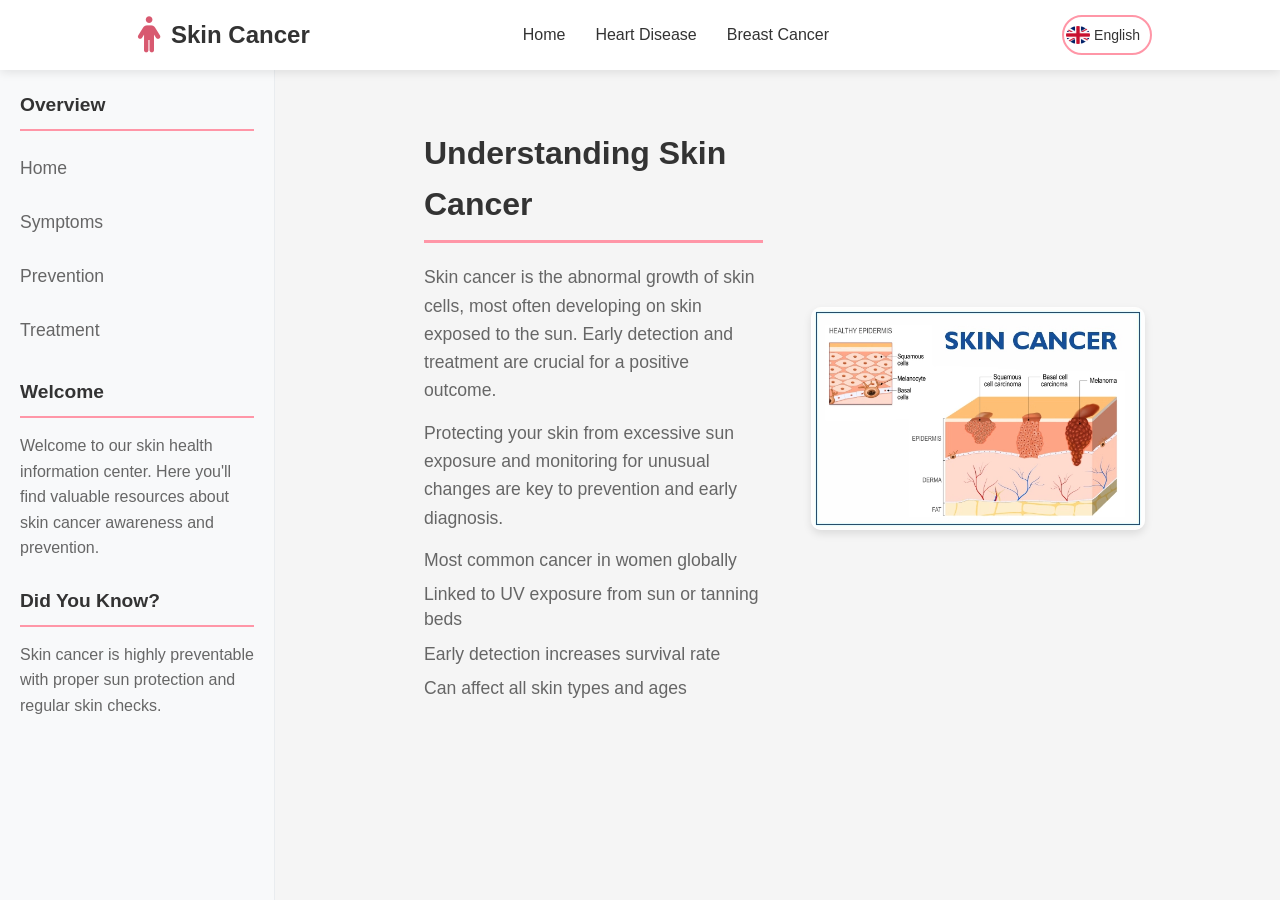
<file: skin.html>
<!DOCTYPE html>
<html lang="en" dir="ltr">
<head>
    <meta charset="UTF-8">
    <meta name="viewport" content="width=device-width, initial-scale=1.0">
    <link rel="icon" type="image/x-icon" href="image/favicon/skin-cancer.png">
    <title>Skin Cancer</title>
    <!-- CSS File -->
    <link rel="stylesheet" href="css/heart.css">
    <!-- Font Awesome for icons -->
    <link rel="stylesheet" href="https://cdnjs.cloudflare.com/ajax/libs/font-awesome/6.0.0/css/all.min.css">
</head>
<body>
    <!-- Start Header -->
    <div class="header">
        <div class="container">
            <div class="logo">
                <i class="fa-solid fa-person fa-xl" style="color: #d85970;"></i>
                <span data-i18n="skinCancer">Skin Cancer</span>
            </div>
            <nav>
                <ul>
                    <li><a href="index.html" data-i18n="home">Home</a></li>
                    <li><a href="heart.html" data-i18n="heartDisease">Heart Disease</a></li>
                    <li><a href="brest.html" data-i18n="breastCancer">Breast Cancer</a></li>
                </ul>
            </nav>
            <div class="language-switcher">
                <button class="lang-toggle-btn" type="button" aria-label="Toggle language">
                    <div class="flag-wrapper en active" style="margin-right: 8px; display: flex; align-items: center; gap: 4px; position: relative;">
                        <img src="image/flags/uk.png" alt="English" class="flag-icon" data-lang="en" style="width: 24px; height: 18px; position: relative; z-index: 1;">
                        <span class="flag-name" data-i18n="english" style="font-size: 14px; position: relative; z-index: 1; color: #333;">English</span>
                    </div>
                    <div class="flag-wrapper ar" style="margin-left: 8px; display: flex; align-items: center; gap: 4px; position: relative;">
                        <img src="image/flags/egypt.png" alt="Arabic" class="flag-icon" data-lang="ar" style="width: 24px; height: 18px; position: relative; z-index: 1;">
                        <span class="flag-name" data-i18n="arabic" style="font-size: 14px; position: relative; z-index: 1; color: #333;">عربي</span>
                    </div>
                </button>
            </div>
            <div class="menu-icon">
                <i class="fa-solid fa-bars"></i>
            </div>
        </div>
    </div>

    <!-- Start Main Section -->
    <section class="main-content">
        <div class="container">
            <div class="heart-info">
                <div class="text-content">
                    <h2 data-i18n="skinTitle">Understanding Skin Cancer</h2>
                    <p data-i18n="skinIntro">Skin cancer is the abnormal growth of skin cells, most often developing on skin exposed to the sun. Early detection and treatment are crucial for a positive outcome.</p>
                    <p data-i18n="skinDescription">Protecting your skin from excessive sun exposure and monitoring for unusual changes are key to prevention and early diagnosis.</p>
                    <ul class="heart-facts">
                        <li data-i18n="mostCommonCancer">Most common type of cancer worldwide</li>
                        <li data-i18n="uvExposure">Linked to UV exposure from sun or tanning beds</li>
                        <li data-i18n="earlyDetection">Early detection greatly improves prognosis</li>
                        <li data-i18n="allSkinTypes">Can affect all skin types and ages</li>
                    </ul>
                </div>
                <div class="image-gallery">
                    <img src="image/skin/skin-cancer-overview.webp" alt="Skin Cancer Awareness" data-i18n-alt="skinCancerAwarenessAlt">
                </div>
            </div>
        </div>
    </section>
    <!-- End Main Section -->

    <!-- Symptoms Section -->
    <section class="symptoms-content" style="display: none;">
        <div class="container">
            <div class="heart-info">
                <div class="text-content">
                    <h2 data-i18n="skinSymptoms">Skin Cancer Symptoms</h2>
                    <p data-i18n="skinCommonSymptoms">Common symptoms of skin cancer include:</p>
                    <ul class="symptoms-list">
                        <li><i class="fa-solid fa-circle-exclamation"></i> <span data-i18n="newGrowth">A new growth or sore that doesn't heal</span></li>
                        <li><i class="fa-solid fa-circle-exclamation"></i> <span data-i18n="changingMole">A mole or spot that changes in size, shape, or color</span></li>
                        <li><i class="fa-solid fa-circle-exclamation"></i> <span data-i18n="irregularBorders">Irregular, ragged, or blurred borders on a mole</span></li>
                        <li><i class="fa-solid fa-circle-exclamation"></i> <span data-i18n="itchingBleeding">Itching, tenderness, or bleeding on the skin</span></li>
                        <li><i class="fa-solid fa-circle-exclamation"></i> <span data-i18n="asymmetry">Asymmetry in a mole or spot</span></li>
                    </ul>
                    <div class="warning-box">
                        <p><strong data-i18n="warning">Warning:</strong> <span data-i18n="skinWarningMessage">If you notice any suspicious changes in your skin, consult a healthcare provider promptly.</span></p>
                    </div>
                </div>
                <div class="image-gallery">
                    <img src="image/skin/symo.jpg" alt="Skin Cancer Symptoms" data-i18n-alt="skinCancerSymptomsAlt">
                </div>
            </div>
        </div>
    </section>

    <!-- Prevention Section -->
    <section class="prevention-content" style="display: none;">
        <div class="container">
            <div class="heart-info">
                <div class="text-content">
                    <h2 data-i18n="skinPreventionTitle">Skin Cancer Prevention</h2>
                    <p data-i18n="skinPreventionDesc">You can reduce your risk of skin cancer by following these prevention strategies:</p>
                    <ul class="prevention-list">
                        <li><i class="fa-solid fa-sun"></i> <span data-i18n="useSunscreen">Use broad-spectrum sunscreen daily</span></li>
                        <li><i class="fa-solid fa-hat-cowboy"></i> <span data-i18n="protectiveClothing">Wear protective clothing and hats</span></li>
                        <li><i class="fa-solid fa-shade"></i> <span data-i18n="seekShade">Seek shade during peak sun hours</span></li>
                        <li><i class="fa-solid fa-ban-smoking"></i> <span data-i18n="avoidTanningBeds">Avoid tanning beds</span></li>
                        <li><i class="fa-solid fa-magnifying-glass"></i> <span data-i18n="regularSkinChecks">Perform regular skin self-exams</span></li>
                    </ul>
                    <div class="info-box">
                        <p><strong data-i18n="tip">Tip:</strong> <span data-i18n="skinPreventionTip">See a dermatologist annually for a professional skin check.</span></p>
                    </div>
                </div>
                <div class="image-gallery">
                    <img src="image/skin/prev.png" alt="Skin Cancer Prevention" data-i18n-alt="skinCancerPreventionAlt">
                </div>
            </div>
        </div>
    </section>

    <!-- Treatment Section -->
    <section class="treatment-content" style="display: none;">
        <div class="container">
            <div class="heart-info">
                <div class="text-content">
                    <h2 data-i18n="skinTreatmentTitle">Skin Cancer Treatment</h2>
                    <p data-i18n="skinTreatmentDesc">Treatment depends on the type and stage of skin cancer. Common approaches include:</p>
                    <ul class="treatment-list">
                        <li><i class="fa-solid fa-syringe"></i> <span data-i18n="surgery">Surgical removal of the cancerous tissue</span></li>
                        <li><i class="fa-solid fa-radiation"></i> <span data-i18n="radiation">Radiation therapy</span></li>
                        <li><i class="fa-solid fa-pills"></i> <span data-i18n="medications">Topical or oral medications</span></li>
                        <li><i class="fa-solid fa-user-doctor"></i> <span data-i18n="regularMonitoring">Regular follow-up and skin checks</span></li>
                    </ul>
                    <div class="treatment-box">
                        <p><strong data-i18n="important">Important:</strong> <span data-i18n="skinTreatmentNote">Early treatment is highly effective. Always follow your healthcare provider's advice.</span></p>
                    </div>
                </div>
                <div class="image-gallery">
                    <img src="image/skin/treat.jpg" alt="Skin Cancer Treatment" data-i18n-alt="skinCancerTreatmentAlt">
                </div>
            </div>
        </div>
    </section>

    <!-- Start Aside -->
    <div class="aside" id="sidebar">
        <div class="sidebar">
            <h3 data-i18n="overview">Overview</h3>
            <ul>
                <li><a href="#home" class="home-link" data-i18n="home">Home</a></li>
                <li><a href="#symptoms" data-i18n="symptoms">Symptoms</a></li>
                <li><a href="#prevention" data-i18n="prevention">Prevention</a></li>
                <li><a href="#treatment" data-i18n="treatment">Treatment</a></li>
            </ul>

            <h3 data-i18n="welcome">Welcome</h3>
            <p data-i18n="skinWelcomeMessage">Welcome to our skin health information center. Here you'll find valuable resources about skin cancer awareness and prevention.</p>

            <h3 data-i18n="didYouKnow">Did You Know?</h3>
            <p data-i18n="skinAwarenessFact">Skin cancer is highly preventable with proper sun protection and regular skin checks.</p>
        </div>
    </div>
    <!-- End Aside -->

    <!-- Update Script -->
    <script>
    document.addEventListener('DOMContentLoaded', function() {
        const mainContent = document.querySelector('.main-content');
        const symptomsContent = document.querySelector('.symptoms-content');
        const preventionContent = document.querySelector('.prevention-content');
        const treatmentContent = document.querySelector('.treatment-content');
        const menuIcon = document.querySelector('.menu-icon');
        const sidebar = document.getElementById('sidebar');

        function hideAllSections() {
            mainContent.style.display = 'none';
            symptomsContent.style.display = 'none';
            preventionContent.style.display = 'none';
            treatmentContent.style.display = 'none';
        }

        // Handle window resize
        function handleResize() {
            if (window.innerWidth > 768) {
                sidebar.classList.remove('hidden');
                sidebar.style.display = 'block';
            } else {
                sidebar.classList.add('hidden');
            }
        }

        // Initial check
        handleResize();

        // Listen for window resize
        window.addEventListener('resize', handleResize);

        // Toggle sidebar on menu icon click (mobile only)
        menuIcon.addEventListener('click', function(e) {
            if (window.innerWidth <= 768) {
                e.stopPropagation();
                sidebar.classList.toggle('hidden');
            }
        });

        // Hide sidebar when clicking outside (mobile only)
        document.addEventListener('click', function(event) {
            if (window.innerWidth <= 768 && 
                !sidebar.contains(event.target) && 
                !menuIcon.contains(event.target)) {
                sidebar.classList.add('hidden');
            }
        });

        // Prevent clicks inside sidebar from closing it
        sidebar.addEventListener('click', function(e) {
            e.stopPropagation();
        });

        // Handle navigation clicks
        const links = sidebar.querySelectorAll('a');
        links.forEach(link => {
            link.addEventListener('click', function() {
                if (window.innerWidth <= 768) {
                    sidebar.classList.add('hidden');
                }
            });
        });

        // Content handlers remain the same
        const homeLink = document.querySelector('.home-link');
        homeLink.addEventListener('click', function(e) {
            e.preventDefault();
            hideAllSections();
            mainContent.style.display = 'block';
        });

        const symptomsLink = document.querySelector('a[href="#symptoms"]');
        symptomsLink.addEventListener('click', function(e) {
            e.preventDefault();
            hideAllSections();
            symptomsContent.style.display = 'block';
        });

        const preventionLink = document.querySelector('a[href="#prevention"]');
        preventionLink.addEventListener('click', function(e) {
            e.preventDefault();
            hideAllSections();
            preventionContent.style.display = 'block';
        });

        const treatmentLink = document.querySelector('a[href="#treatment"]');
        treatmentLink.addEventListener('click', function(e) {
            e.preventDefault();
            hideAllSections();
            treatmentContent.style.display = 'block';
        });
    });
    </script>

    <!-- Add before closing body tag -->
    <script src="js/translations.js"></script>
    <script>
        document.addEventListener('DOMContentLoaded', function() {
            const langButton = document.querySelector('.lang-toggle-btn');
            const flagWrappers = document.querySelectorAll('.flag-wrapper');
            const htmlElement = document.documentElement;
            
            // Set initial language
            const savedLang = localStorage.getItem('language') || 'en';
            updateLanguage(savedLang);
            
            langButton.addEventListener('click', function() {
                const currentLang = htmlElement.lang;
                const newLang = currentLang === 'en' ? 'ar' : 'en';
                updateLanguage(newLang);
                localStorage.setItem('language', newLang);
                
                // Update button aria-label
                const newLabel = newLang === 'en' ? 'Switch to Arabic' : 'Switch to English';
                this.setAttribute('aria-label', newLabel);
            });
            
            function updateLanguage(lang) {
                // Update active flag wrapper
                flagWrappers.forEach(wrapper => {
                    if (wrapper.classList.contains(lang)) {
                        wrapper.classList.add('active');
                        wrapper.style.display = 'flex';
                    } else {
                        wrapper.classList.remove('active');
                        wrapper.style.display = 'none';
                    }
                });
                
                // Set document direction and language
                htmlElement.lang = lang;
                htmlElement.dir = lang === 'ar' ? 'rtl' : 'ltr';
                
                // Update all translations
                document.querySelectorAll('[data-i18n]').forEach(element => {
                    const key = element.dataset.i18n;
                    if (translations[lang] && translations[lang][key]) {
                        if (element.tagName === 'INPUT') {
                            if (element.type === 'text' || element.type === 'number') {
                                element.placeholder = translations[lang][key];
                            }
                        } else {
                            element.textContent = translations[lang][key];
                        }
                    }
                });
            }
        });
    </script>
</body>
</html>
</file>
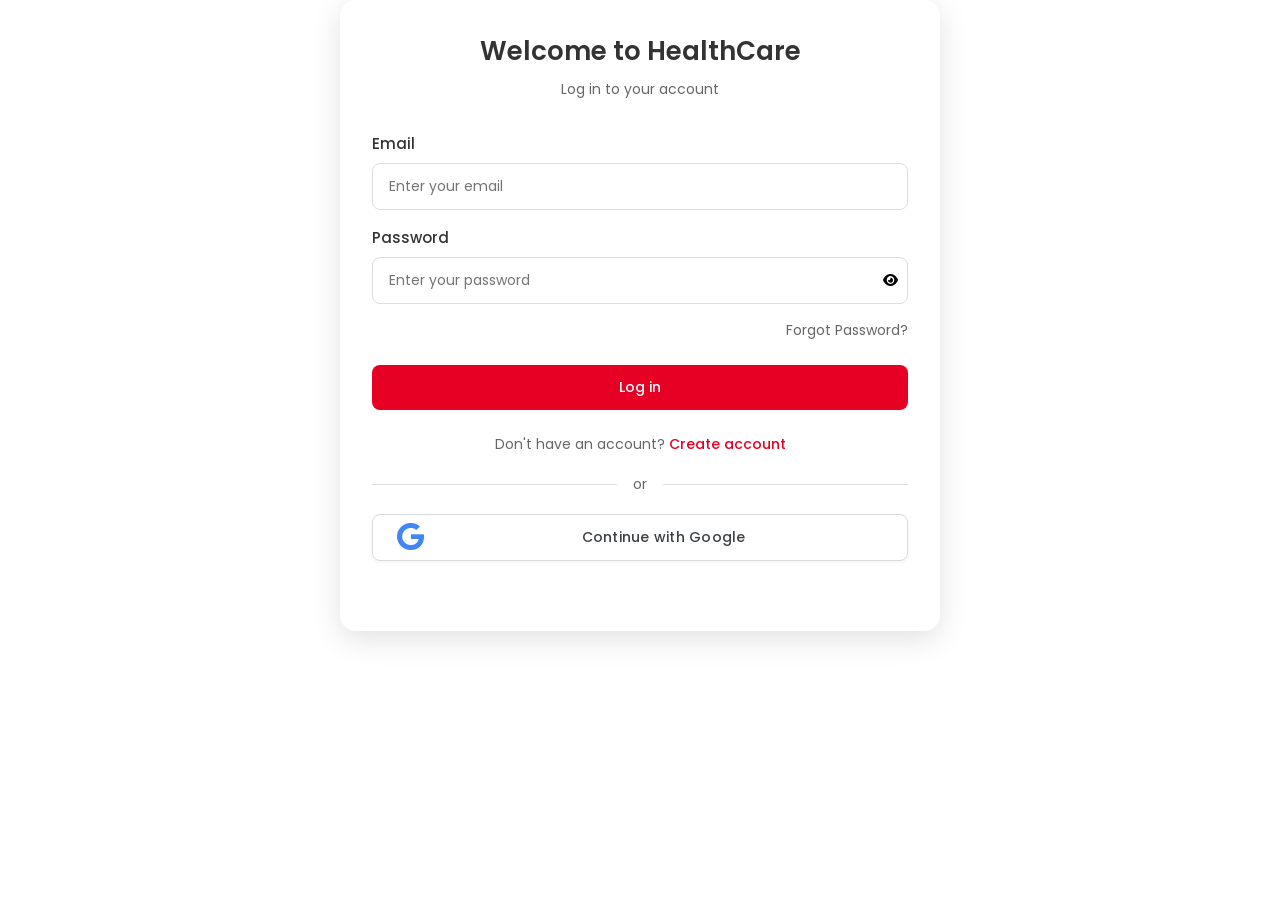
<file: Login_page/login.html>
<!DOCTYPE html>
<html lang="en">
<head>
    <meta charset="UTF-8">
    <meta name="viewport" content="width=device-width, initial-scale=1.0">
    <title>Login / Sign Up - HealthCare</title>
    <link href="https://fonts.googleapis.com/css2?family=Poppins:wght@400;500;600&display=swap" rel="stylesheet">
    <link rel="stylesheet" href="https://cdnjs.cloudflare.com/ajax/libs/font-awesome/6.5.1/css/all.min.css">
    <link rel="stylesheet" href="/Login_page/login.css">
</head>
<body>
    <div class="login-container">
        <!-- Login Form -->
        <div id="loginSection">
        <div class="login-header">
            <h1>Welcome to HealthCare</h1>
            <p>Log in to your account</p>
        </div>
        <form id="loginForm" action="/api/login" method="POST">
            <div class="form-group">
                    <label for="loginEmail">Email</label>
                    <input type="email" id="loginEmail" name="email" placeholder="Enter your email" required autocomplete="email">
                    <div class="error-message" id="loginEmailError"></div>
            </div>
            <div class="form-group">
                    <label for="loginPassword">Password</label>
                <div style="position: relative;">
                        <input type="password" id="loginPassword" name="password" placeholder="Enter your password" required autocomplete="current-password">
                        <button type="button" id="toggleLoginPassword" style="position: absolute; right: 10px; top: 50%; transform: translateY(-50%); background: none; border: none; cursor: pointer;">
                        <i class="fa-solid fa-eye"></i>
                    </button>
                    </div>
                    <div class="error-message" id="loginPasswordError"></div>
                </div>
                <a href="#" class="forgot-password" id="switchToForgot">Forgot Password?</a>
                <button type="submit" class="submit-btn">Log in</button>
                <div class="form-footer">
                    Don't have an account? <a href="#" id="switchToSignup">Create account</a>
                </div>
            </form>
            <div class="divider">
                <span>or</span>
            </div>
            <div class="social-login">
                <button type="button" class="social-btn google-btn">
                    <i class="fa-brands fa-google fa-2xl"></i>
                    <span>Continue with Google</span>
                </button>
            </div>
        </div>
        <!-- Signup Form -->
        <div id="signupSection" style="display: none;">
            <div class="signup-header">
                <h1>Create your account</h1>
                <p>Join HealthCare for better healthcare services</p>
            </div>
            <form id="signupForm">
                <div class="form-group">
                    <label for="signupName">Name</label>
                    <input type="text" id="signupName" name="name" placeholder="Enter your name" required autocomplete="name">
                    <div class="error-message" id="signupNameError"></div>
                </div>
                <div class="form-group">
                    <label for="signupEmail">Email</label>
                    <input type="email" id="signupEmail" name="email" placeholder="Enter your email" required autocomplete="email">
                    <div class="error-message" id="signupEmailError"></div>
                </div>
                <div class="form-group">
                    <label for="signupPassword">Password</label>
                    <div style="position: relative;">
                        <input type="password" id="signupPassword" name="password" placeholder="Create a password" required autocomplete="new-password">
                        <button type="button" id="toggleSignupPassword" style="position: absolute; right: 10px; top: 50%; transform: translateY(-50%); background: none; border: none; cursor: pointer;">
                            <i class="fa-solid fa-eye"></i>
                        </button>
                    </div>
                    <div class="error-message" id="signupPasswordError"></div>
                </div>
                <button type="submit" class="submit-btn">Create account</button>
                <div class="form-footer">
                    Already have an account? <a href="#" id="switchToLogin">Log in</a>
            </div>
        </form>
        <div class="divider">
            <span>or</span>
        </div>
        <div class="social-login">
            <button type="button" class="social-btn google-btn">
                <i class="fa-brands fa-google fa-2xl"></i>
                    <span>Continue with Google</span>
            </button>
        </div>
    </div>
        <!-- Forgot Password Form -->
        <div id="forgotSection" class="login-container" style="display: none;">
            <div class="login-header">
                <h1>Forgot Password</h1>
                <p>Enter your email to reset your password</p>
            </div>
            <form id="forgotPasswordForm">
                <div class="form-group">
                    <label for="forgotEmail">Email</label>
                    <input type="email" id="forgotEmail" name="email" placeholder="Enter your email" required autocomplete="email">
                    <div class="error-message" id="forgotEmailError"></div>
                </div>
                <button type="submit" class="submit-btn">Reset Password</button>
                <div class="form-footer">
                    Remember your password? <a href="#" id="switchToLoginFromForgot">Log in</a>
                </div>
            </form>
            <div class="divider">
                <span>or</span>
            </div>
            <div class="social-login">
                <button type="button" class="social-btn google-btn">
                    <i class="fa-brands fa-google fa-2xl"></i>
                    <span>Continue with Google</span>
                </button>
            </div>
            <div class="success-message" id="forgotSuccessMsg" style="display:none;"></div>
        </div>
        <!-- Profile Section -->
        <div id="profileSection" class="login-container" style="display: none;">
            <div class="profile-header">
                <div class="profile-info">
                    <div class="profile-avatar">
                        <i class="fas fa-user"></i>
                    </div>
                    <div class="profile-details">
                        <h2 id="userEmail">Loading...</h2>
                        <p>Member since <span id="memberSince">Loading...</span></p>
                    </div>
                </div>
                <button class="logout-btn" id="logoutBtn">
                    <i class="fas fa-sign-out-alt"></i> Logout
                </button>
            </div>
            <div class="history-section">
                <h3>Checkup History</h3>
                <div id="historyList" class="history-list">
                    <!-- History items will be added here dynamically -->
                </div>
            </div>
        </div>
    </div>
    <script>
        document.addEventListener('DOMContentLoaded', function() {
            // Sections
            const loginSection = document.getElementById('loginSection');
            const signupSection = document.getElementById('signupSection');
            const forgotSection = document.getElementById('forgotSection');
            const profileSection = document.getElementById('profileSection');
            // Switch links
            const switchToSignup = document.getElementById('switchToSignup');
            const switchToLogin = document.getElementById('switchToLogin');
            const switchToForgot = document.getElementById('switchToForgot');
            const switchToLoginFromForgot = document.getElementById('switchToLoginFromForgot');
            // Login form elements
            const loginForm = document.getElementById('loginForm');
            const loginEmail = document.getElementById('loginEmail');
            const loginPassword = document.getElementById('loginPassword');
            const loginEmailError = document.getElementById('loginEmailError');
            const loginPasswordError = document.getElementById('loginPasswordError');
            const toggleLoginPassword = document.getElementById('toggleLoginPassword');
            // Signup form elements
            const signupForm = document.getElementById('signupForm');
            const signupName = document.getElementById('signupName');
            const signupEmail = document.getElementById('signupEmail');
            const signupPassword = document.getElementById('signupPassword');
            const signupNameError = document.getElementById('signupNameError');
            const signupEmailError = document.getElementById('signupEmailError');
            const signupPasswordError = document.getElementById('signupPasswordError');
            const toggleSignupPassword = document.getElementById('toggleSignupPassword');
            // Forgot password form elements
            const forgotPasswordForm = document.getElementById('forgotPasswordForm');
            const forgotEmail = document.getElementById('forgotEmail');
            const forgotEmailError = document.getElementById('forgotEmailError');
            const forgotSuccessMsg = document.getElementById('forgotSuccessMsg');
            // Profile elements
            const logoutBtn = document.getElementById('logoutBtn');
            // Toggle between sections
            function showSection(section) {
                loginSection.style.display = 'none';
                signupSection.style.display = 'none';
                forgotSection.style.display = 'none';
                profileSection.style.display = 'none';
                section.style.display = 'block';
            }
            switchToSignup.addEventListener('click', function(e) {
                e.preventDefault();
                showSection(signupSection);
            });
            switchToLogin.addEventListener('click', function(e) {
                e.preventDefault();
                showSection(loginSection);
            });
            switchToForgot.addEventListener('click', function(e) {
                e.preventDefault();
                showSection(forgotSection);
            });
            switchToLoginFromForgot.addEventListener('click', function(e) {
                e.preventDefault();
                showSection(loginSection);
            });
            // Toggle password visibility (login)
            toggleLoginPassword.addEventListener('click', function() {
                const type = loginPassword.getAttribute('type') === 'password' ? 'text' : 'password';
                loginPassword.setAttribute('type', type);
                this.querySelector('i').classList.toggle('fa-eye');
                this.querySelector('i').classList.toggle('fa-eye-slash');
            });
            // Toggle password visibility (signup)
            toggleSignupPassword.addEventListener('click', function() {
                const type = signupPassword.getAttribute('type') === 'password' ? 'text' : 'password';
                signupPassword.setAttribute('type', type);
                this.querySelector('i').classList.toggle('fa-eye');
                this.querySelector('i').classList.toggle('fa-eye-slash');
            });
            // Validation helpers
            function validateEmail(email) {
                const re = /^[^\s@]+@[^\s@]+\.[^\s@]+$/;
                return re.test(email);
            }
            function showError(element, message) {
                element.style.display = 'block';
                element.textContent = message;
            }
            function hideError(element) {
                element.style.display = 'none';
            }
            // Login form validation
            loginEmail.addEventListener('input', function() {
                if (!validateEmail(this.value)) {
                    showError(loginEmailError, 'Please enter a valid email address');
                } else {
                    hideError(loginEmailError);
                }
            });
            loginPassword.addEventListener('input', function() {
                if (this.value.length < 6) {
                    showError(loginPasswordError, 'Password must be at least 6 characters');
                } else {
                    hideError(loginPasswordError);
                }
            });
            // Signup form validation
            signupName.addEventListener('input', function() {
                if (this.value.trim().length === 0) {
                    showError(signupNameError, 'Name is required');
                } else {
                    hideError(signupNameError);
                }
            });
            signupEmail.addEventListener('input', function() {
                if (!validateEmail(this.value)) {
                    showError(signupEmailError, 'Please enter a valid email address');
                } else {
                    hideError(signupEmailError);
                }
            });
            signupPassword.addEventListener('input', function() {
                if (this.value.length < 6) {
                    showError(signupPasswordError, 'Password must be at least 6 characters');
                } else {
                    hideError(signupPasswordError);
                }
            });
            // Forgot password form validation
            forgotEmail.addEventListener('input', function() {
                if (!validateEmail(this.value)) {
                    showError(forgotEmailError, 'Please enter a valid email address');
                } else {
                    hideError(forgotEmailError);
                }
            });
            // Login form submission
            loginForm.addEventListener('submit', function(e) {
                e.preventDefault();
                if (!validateEmail(loginEmail.value)) {
                    showError(loginEmailError, 'Please enter a valid email address');
                    return;
                }
                if (loginPassword.value.length < 6) {
                    showError(loginPasswordError, 'Password must be at least 6 characters');
                    return;
                }
                fetch('http://localhost:5501/api/login', {
    method: 'POST',
    headers: {
        'Content-Type': 'application/json'
    },
    body: JSON.stringify({
                        email: loginEmail.value,
                        password: loginPassword.value
    })
})
.then(response => {
    if (!response.ok) {
        throw new Error('Login failed');
    }
    return response.json();
})
.then(data => {
    if (data.access_token) {
        localStorage.setItem('access_token', data.access_token);
                        showSection(profileSection);
                        loadProfile();
    } else {
                        showError(loginPasswordError, data.error || 'Login failed');
    }
})
.catch(error => {
                    showError(loginPasswordError, 'An error occurred during login');
                });
            });
            // Signup form submission
            signupForm.addEventListener('submit', function(e) {
                e.preventDefault();
                let isValid = true;
                if (signupName.value.trim().length === 0) {
                    showError(signupNameError, 'Name is required');
                    isValid = false;
                }
                if (!validateEmail(signupEmail.value)) {
                    showError(signupEmailError, 'Please enter a valid email address');
                    isValid = false;
                }
                if (signupPassword.value.length < 6) {
                    showError(signupPasswordError, 'Password must be at least 6 characters');
                    isValid = false;
                }
                if (!isValid) return;
                fetch('http://localhost:5501/register', {
                    method: 'POST',
                    headers: {
                        'Content-Type': 'application/json'
                    },
                    body: JSON.stringify({
                        username: signupEmail.value, // backend expects 'username'
                        password: signupPassword.value
                    })
                })
                .then(response => response.json())
                .then(data => {
                    if (data.msg === 'User registered successfully') {
                        alert('Registration successful! Please log in.');
                        showSection(loginSection);
                    } else {
                        showError(signupEmailError, data.msg || 'Registration failed');
                    }
                })
                .catch(error => {
                    showError(signupEmailError, 'An error occurred. Please try again.');
                });
            });
            // Forgot password form submission
            forgotPasswordForm.addEventListener('submit', function(e) {
                e.preventDefault();
                if (!validateEmail(forgotEmail.value)) {
                    showError(forgotEmailError, 'Please enter a valid email address');
                    return;
                }
                // Simulate API call
                forgotSuccessMsg.style.display = 'block';
                forgotSuccessMsg.textContent = 'If an account exists with this email, you will receive password reset instructions.';
                setTimeout(() => {
                    forgotSuccessMsg.style.display = 'none';
                    showSection(loginSection);
                }, 2500);
            });
            // Profile logic
            function loadProfile() {
                const token = localStorage.getItem('access_token');
                if (!token) {
                    showSection(loginSection);
                    return;
                }
                fetch('http://localhost:5501/protected', {
                    headers: {
                        'Authorization': `Bearer ${token}`
                    }
                })
                .then(response => response.json())
                .then(data => {
                    document.getElementById('userEmail').textContent = data.msg.split(', ')[1].replace('!', '');
                    document.getElementById('memberSince').textContent = new Date().toLocaleDateString();
                })
                .catch(error => {
                    showSection(loginSection);
                });
                // Load history
                fetch('http://localhost:5501/history', {
                    headers: {
                        'Authorization': `Bearer ${token}`
                    }
                })
                .then(response => response.json())
                .then(data => {
                    const historyList = document.getElementById('historyList');
                    if (data.history && data.history.length > 0) {
                        historyList.innerHTML = data.history.map(item => `
                            <div class="history-item">
                                <h4>${item.type}</h4>
                                <p>${item.result}</p>
                                <div class="date">${new Date(item.date).toLocaleDateString()}</div>
                            </div>
                        `).join('');
                    } else {
                        historyList.innerHTML = `
                            <div class="no-history">
                                <i class="fas fa-history fa-2x"></i>
                                <p>No checkup history available</p>
                            </div>
                        `;
                    }
                })
                .catch(error => {
                    document.getElementById('historyList').innerHTML = `
                        <div class="no-history">
                            <p>Error loading history</p>
                        </div>
                    `;
                });
            }
            // Logout
            logoutBtn.addEventListener('click', function() {
                localStorage.removeItem('access_token');
                showSection(loginSection);
            });
            // On page load, check if logged in
            (function init() {
                const token = localStorage.getItem('access_token');
                if (token) {
                    showSection(profileSection);
                    loadProfile();
                } else {
                    showSection(loginSection);
                }
            })();
        });
    </script>
</body>
</html>
</file>
<file: css/index.css>
/* =========================
   Reset and Base Styles
   ========================= */
* {
    margin: 0;
    padding: 0;
    box-sizing: border-box;
    font-family: 'Poppins', sans-serif;
}

html, body {
    overflow-x: hidden;
    position: relative;
    width: 100%;
    -ms-overflow-style: none;  /* IE and Edge */
    scrollbar-width: none;  /* Firefox */
}

html::-webkit-scrollbar, body::-webkit-scrollbar {
    display: none;  /* Chrome, Safari and Opera */
}

body {
    line-height: 1.6;
    color: #333;
    background-color: #f8f9fa;
}

/* =========================
   Header and Navigation Styles
   ========================= */
header {
    background: linear-gradient(45deg, #fff, #fff);
    box-shadow: 0 2px 10px rgba(0, 0, 0, 0.1);
    position: fixed;
    width: 100%;
    top: 0;
    z-index: 1000;
    transition: top 0.4s cubic-bezier(0.4,0,0.2,1), background 0.3s;
}

/* Hide header on scroll */
.header-hidden {
    top: -100px;
}

/* Arrow to top button */
#toTopBtn {
    position: fixed;
    left: 30px;
    bottom: 30px;
    z-index: 2000;
    background: linear-gradient(45deg, #e36376, #d64d62);
    color: #fff;
    border: none;
    border-radius: 50%;
    width: 48px;
    height: 48px;
    display: flex;
    align-items: center;
    justify-content: center;
    font-size: 1.5rem;
    box-shadow: 0 4px 15px rgba(227, 99, 118, 0.2);
    cursor: pointer;
    opacity: 0;
    pointer-events: none;
    transition: opacity 0.3s, transform 0.3s;
}
#toTopBtn.show {
    opacity: 1;
    pointer-events: auto;
    transform: translateY(0);
}

.navbar {
    max-width: 1200px;
    margin: 0 auto;
    padding-top: 22px;
    padding-bottom: 22px;
    padding-left: 1rem;
    padding-right: 1rem;
    display: flex;
    justify-content: space-between;
    align-items: center;
    flex-wrap: nowrap;
    position: relative;
    background: white;
}

.logo {
    display: flex;
    align-items: center;
    gap: 10px;
}

.logo i {
    color: #e36376;
    font-size: 28px;
}

.logo span {
    font-size: 24px;
    font-weight: 700;
    color: #2c3e50;
}

.nav-container {
    display: flex;
    align-items: center;
    gap: 2rem;
}

.nav-links {
    display: flex;
    gap: 2rem;
    list-style: none;
    margin: 0;
    padding: 0;
}

.nav-links a,
.navbar-nav .nav-link {
    text-decoration: none;
    color: #555;
    font-weight: 500;
    transition: color 0.3s;
}

.nav-links a:hover, 
.nav-links a.active,
.navbar-nav .nav-link:hover,
.navbar-nav .nav-link.active {
    color: #e36376;
}

.nav-right {
    display: flex;
    align-items: center;
    gap: 1.5rem;
}

/* Burger Menu Styles */
.burger-menu {
    display: none;
    background: transparent;
    border: none;
    cursor: pointer;
    padding: 0;
    z-index: 10;
    font-size: 1.5rem;
    color: #333;
}

.burger-menu i {
    transition: transform 0.3s ease;
}

/* Sign In Button Styles */
.sign-in-btn {
    margin-left: 2rem;
    white-space: nowrap;
}

.signin-link {
    display: inline-flex;
    align-items: center;
    gap: 8px;
    padding: 0.8rem 1.5rem;
    background: linear-gradient(45deg, #e36376, #d64d62);
    color: white;
    text-decoration: none;
    border-radius: 25px;
    font-weight: 500;
    transition: all 0.2s ease;
    box-shadow: 0 4px 15px rgba(227, 99, 118, 0.2);
    cursor: pointer;
    border: none;
    font-family: 'Poppins', sans-serif;
    font-size: 1rem;
    outline: none;
}

.signin-link i {
    font-size: 1.1rem;
}

.signin-link:hover {
    background: linear-gradient(45deg, #d64d62, #c43d52);
    box-shadow: 0 4px 15px rgba(227, 99, 118, 0.3);
    color: white;
}

.signin-link:active {
    background: linear-gradient(45deg, #c43d52, #b32d42);
    box-shadow: 0 2px 8px rgba(227, 99, 118, 0.2);
}

/* Language Switcher Styles */
.language-switcher {
    position: relative;
    margin-left: 20px;
}

.lang-toggle-btn {
    background: none;
    border: none;
    cursor: pointer;
    padding: 5px 12px;
    border-radius: 8px;
    display: flex;
    align-items: center;
    gap: 8px;
    background-color: #fff;
    box-shadow: 0 2px 4px rgba(0, 0, 0, 0.1);
    transition: transform 0.3s ease;
}

.lang-toggle-btn:hover {
    transform: scale(1.05);
}

.flag-wrapper {
    display: flex;
    align-items: center;
    gap: 6px;
    position: relative;
}

.flag-icon {
    width: 24px;
    height: 18px;
    object-fit: cover;
    border-radius: 4px;
}

.flag-name {
    font-size: 14px;
    font-weight: 500;
    color: #333;
    transition: opacity 0.3s ease;
}

.flag-wrapper:not(.active) {
    display: none;
}

.flag-wrapper.active {
    display: flex;
}

/* RTL support for language switcher */
[dir="rtl"] .language-switcher {
    margin-left: 0;
    margin-right: 20px;
}

[dir="rtl"] .lang-toggle-btn {
    flex-direction: row-reverse;
}

/* Mobile Navigation Styles */
@media screen and (max-width: 768px) {
    .burger-menu, .nav-container, .nav-container.active {
        display: unset !important;
        position: unset !important;
        width: unset !important;
        height: unset !important;
        background: unset !important;
        padding: unset !important;
        z-index: unset !important;
        flex-direction: unset !important;
    }
    .nav-links, .nav-links li, .nav-links a, .nav-right, .language-switcher, .sign-in-btn, .signin-link {
        all: unset;
    }
}

/* =========================
   Hero Section
   ========================= */
.hero {
    margin-top: 80px;
    padding: 4rem 2rem;
    display: flex;
    align-items: center;
    justify-content: space-between;
    max-width: 1200px;
    margin: 80px auto 0;
    gap: 2rem;
}

.hero-content {
    flex: 1;
}

.hero h1 {
    font-size: 3.5rem;
    color: #2c3e50;
    margin-bottom: 1.5rem;
    line-height: 1.2;
}

.hero p {
    font-size: 1.2rem;
    color: #666;
    margin-bottom: 2rem;
}

.cta-buttons {
    display: flex;
    gap: 1rem;
}

.primary-btn, .secondary-btn {
    padding: 1rem 2rem;
    border-radius: 30px;
    text-decoration: none;
    font-weight: 500;
    transition: all 0.3s;
}

.primary-btn {
    background: #e36376;
    color: white;
}

.secondary-btn {
    background: transparent;
    border: 2px solid #e36376;
    color: #e36376;
}

.primary-btn:hover {
    background: #d64d62;
    transform: translateY(-2px);
}

.secondary-btn:hover {
    background: rgba(227, 99, 118, 0.1);
    transform: translateY(-2px);
}

.hero-image {
    flex: 1;
}

.hero-image img {
    width: 100%;
    max-width: 500px;
    border-radius: 10px;
    box-shadow: 0 10px 30px rgba(0, 0, 0, 0.1);
}

/* =========================
   Disease Prediction Section
   ========================= */
.prediction {
    padding: 6rem 2rem;
    background: linear-gradient(135deg, #fff5f6 0%, #fff 100%);
}

.prediction-container {
    max-width: 1200px;
    margin: 0 auto;
    display: flex;
    align-items: center;
    gap: 4rem;
}

.prediction-content {
    flex: 1;
}

.prediction h2 {
    font-size: 2.5rem;
    color: #2c3e50;
    margin-bottom: 1.5rem;
}

.prediction p {
    font-size: 1.1rem;
    color: #666;
    margin-bottom: 2rem;
    line-height: 1.6;
}

.prediction-features {
    list-style: none;
    margin-bottom: 2rem;
}

.prediction-features li {
    display: flex;
    align-items: center;
    gap: 1rem;
    margin-bottom: 1rem;
    font-size: 1.1rem;
    color: #2c3e50;
}

.prediction-features i {
    color: #e36376;
    font-size: 1.2rem;
}

.predict-btn {
    display: inline-block;
    padding: 1rem 2rem;
    background: #e36376;
    color: white;
    text-decoration: none;
    border-radius: 30px;
    font-weight: 500;
    transition: all 0.3s ease;
    box-shadow: 0 4px 15px rgba(227, 99, 118, 0.2);
}

.predict-btn:hover {
    transform: translateY(-2px);
    background: #d64d62;
    box-shadow: 0 6px 20px rgba(227, 99, 118, 0.3);
}

.prediction-visual {
    flex: 1;
}

.prediction-card {
    background: white;
    padding: 2rem;
    border-radius: 20px;
    box-shadow: 0 10px 30px rgba(0, 0, 0, 0.1);
}

.prediction-card h3 {
    color: #2c3e50;
    margin-bottom: 2rem;
    text-align: center;
    font-size: 1.5rem;
}

.factor-grid {
    display: grid;
    grid-template-columns: repeat(2, 1fr);
    gap: 1.5rem;
}

/* Health Factor Flip Cards */
.factor {
    background: none;
    border: none;
    cursor: pointer;
    display: flex;
    flex-direction: column;
    align-items: center;
    padding: 1rem;
    transition: background 0.2s;
    border-radius: 8px;
    perspective: 800px;
    min-width: 120px;
    min-height: 120px;
}
.factor:hover, .factor:focus {
    background: #f0f0f0;
    outline: none;
}
.factor .card-inner {
    position: relative;
    width: 100%;
    height: 100%;
    transition: transform 0.6s;
    transform-style: preserve-3d;
}
.factor.flipped .card-inner {
    transform: rotateY(180deg);
}
.card-front, .card-back {
    position: absolute;
    width: 100%;
    height: 100%;
    backface-visibility: hidden;
    display: flex;
    flex-direction: column;
    align-items: center;
    justify-content: center;
    font-size: 1.1rem;
    border-radius: 8px;
    background: #fff;
    box-shadow: 0 2px 8px rgba(0,0,0,0.04);
    padding: 1rem;
}
.card-back {
    transform: rotateY(180deg);
    color: #007bff;
    font-weight: 500;
}


.factor-desc {
    font-size: 1.08rem;
    font-weight: 500;
    color: #333;
    text-align: center;
    line-height: 1.5;
    display: block;
    padding: 0.5rem 0.25rem;
}

/* Features Section */
.features {
    padding: 4rem 2rem;
    background: white;
}

.features h2 {
    text-align: center;
    font-size: 2.5rem;
    color: #2c3e50;
    margin-bottom: 3rem;
}

.features-grid {
    display: grid;
    grid-template-columns: repeat(auto-fit, minmax(250px, 1fr));
    gap: 2rem;
    max-width: 1200px;
    margin: 0 auto;
}

.feature-card {
    padding: 2rem;
    text-align: center;
    background: white;
    border-radius: 10px;
    box-shadow: 0 5px 15px rgba(0, 0, 0, 0.05);
    transition: transform 0.3s;
}

.feature-card:hover {
    transform: translateY(-10px);
}

.feature-card i {
    font-size: 2.5rem;
    color: #e36376;
    margin-bottom: 1rem;
}

.feature-card h3 {
    color: #2c3e50;
    margin-bottom: 1rem;
}

/* =========================
   About Section
   ========================= */
.about {
    padding: 4rem 2rem;
    max-width: 1200px;
    margin: 0 auto;
    display: flex;
    align-items: center;
    gap: 4rem;
}

.about-content {
    flex: 1;
}

.about h2 {
    font-size: 2.5rem;
    color: #2c3e50;
    margin-bottom: 1.5rem;
}

.benefits {
    list-style: none;
    margin-top: 2rem;
}

.benefits li {
    margin-bottom: 1rem;
    display: flex;
    align-items: center;
    gap: 1rem;
}

.benefits i {
    color: #e36376;
}

.about-image {
    flex: 1;
}

.about-image img {
    width: 85%;
    margin-top: 55px;
    border-radius: 10px;
    box-shadow: 0 10px 30px rgba(0, 0, 0, 0.1);
}

/* Footer */
footer {
    background: #2c3e50;
    color: white;
    padding: 4rem 2rem 1rem;
}

.footer-content {
    max-width: 1200px;
    margin: 0 auto;
    display: grid;
    grid-template-columns: repeat(auto-fit, minmax(250px, 1fr));
    gap: 3rem;
    margin-bottom: 3rem;
}

.footer-section h3 {
    margin-bottom: 1.5rem;
}

.footer-section ul {
    list-style: none;
}

.footer-section ul li {
    margin-bottom: 0.5rem;
}

.footer-section a {
    color: white;
    text-decoration: none;
    transition: color 0.3s;
}

.footer-section a:hover {
    color: #e36376;
}

.social-links {
    display: flex;
    gap: 1rem;
}

.social-links a {
    width: 40px;
    height: 40px;
    border-radius: 50%;
    background: rgba(255, 255, 255, 0.1);
    display: flex;
    align-items: center;
    justify-content: center;
    transition: background 0.3s;
}

.social-links a:hover {
    background: #e36376;
}

.footer-bottom {
    text-align: center;
    padding-top: 2rem;
    border-top: 1px solid rgba(255, 255, 255, 0.1);
}

/* Responsive Design */
@media (max-width: 768px) {
    .navbar {
        padding: 1rem;
        flex-direction: row;
        flex-wrap: wrap;
        justify-content: space-between;
        gap: 1rem;
    }

    .logo {
        flex: 0 0 auto;
    }

    .nav-links {
        flex: 1 0 100%;
        flex-direction: column;
        text-align: center;
        gap: 1rem;
        order: 3;
    }

    .sign-in-btn {
        margin: 0;
        order: 2;
    }

    .signin-link {
        padding: 0.6rem 1.2rem;
        font-size: 0.9rem;
    }

    .hero {
        flex-direction: column;
        text-align: center;
        padding: 2rem 1rem;
    }

    .hero h1 {
        font-size: 2.5rem;
    }

    .cta-buttons {
        justify-content: center;
    }

    .about {
        flex-direction: column;
        text-align: center;
    }

    .benefits {
        text-align: left;
    }

    .prediction-container {
        flex-direction: column;
        text-align: center;
    }

    .prediction-features li {
        justify-content: center;
    }

    .factor-grid {
        grid-template-columns: repeat(2, 1fr);
    }
}

@media (max-width: 480px) {
    .navbar {
        padding: 0.8rem;
    }

    .logo span {
        font-size: 20px;
    }

    .signin-link {
        padding: 0.5rem 1rem;
    }

    .factor-grid {
        grid-template-columns: 1fr;
    }
}

/* Popup Styles */
.popup-overlay {
    position: fixed;
    top: 0;
    left: 0;
    width: 100%;
    height: 100%;
    background: rgba(0, 0, 0, 0.4);
    backdrop-filter: blur(4px);
    display: none;
    align-items: center;
    justify-content: center;
    z-index: 1000;
    opacity: 0;
    transition: opacity 0.3s ease;
}

.popup-overlay.active {
    display: flex;
    opacity: 1;
}

.popup-content {
    position: relative;
    width: 400px;
    height: 600px;
    max-width: 95vw;
    max-height: 95vh;
    background: #fff;
    border-radius: 16px;
    overflow-y: auto;
    display: flex;
    flex-direction: column;
    box-shadow: 0 8px 32px rgba(0,0,0,0.18);
    padding: 0;
}

.popup-overlay.active .popup-content {
    transform: translateY(0);
}

.popup-content iframe {
    width: 100%;
    height: 100%;
    border: none;
    background: transparent;
    flex: 1 1 auto;
    min-height: 0;
}

/* Hide scrollbar for Chrome, Safari and Opera */
.popup-content iframe::-webkit-scrollbar {
    display: none;
}

/* Hide scrollbar for IE, Edge and Firefox */
.popup-content iframe {
    -ms-overflow-style: none;  /* IE and Edge */
    scrollbar-width: none;  /* Firefox */
}

.close-popup {
    position: absolute;
    top: 1rem;
    right: 1rem;
    background: none;
    border: none;
    font-size: 1.25rem;
    color: #666;
    cursor: pointer;
    padding: 0.5rem;
    transition: color 0.2s;
    z-index: 2;
}

.close-popup:hover {
    color: #e36376;
}

@media (max-width: 480px) {
    .popup-content {
        width: 100vw;
        height: 100vh;
        max-width: 100vw;
        max-height: 100vh;
        border-radius: 0;
    }
    .close-popup {
        top: 12px;
        right: 12px;
        width: 28px;
        height: 28px;
    }
}

.navbar-nav .nav-link {
    padding-top: 20px;
    padding-bottom: 20px;
}
</file>
<file: css/heart.css>
/* =========================
   Global Styles
   ========================= */
* {
    margin: 0;
    padding: 0;
    box-sizing: border-box;
}

body {
    font-family: Arial, sans-serif;
    line-height: 1.6;
    color: #333;
    background-color: #F5F5F5;
    font-size: 1rem;
}

.container {
    width: 80%;
    margin: 0 auto;
    display: flex;
    justify-content: space-between;
    align-items: center;
    padding-left: 10px;
}

/* =========================
   Header Styles
   ========================= */
.header {
    background-color: white;
    box-shadow: 0 2px 10px rgba(0, 0, 0, 0.1);
    padding: 15px 0;
    position: fixed;
    width: 100%;
    top: 0;
    z-index: 1000;
}

.logo {
    display: flex;
    align-items: center;
    gap: 10px;
    font-size: 24px;
    font-weight: bold;
}

.logo i {
    color: #FF96A7;
}

.logo span {
    color: #333;
}

nav ul {
    display: flex;
    gap: 30px;
    list-style: none;
    margin: 0;
    padding: 0;
}

nav a {
    text-decoration: none;
    color: #333;
    font-weight: 500;
    transition: color 0.3s ease;
}

nav a:hover {
    color: #FF96A7;
}

/* =========================
   Menu Icon Styles
   ========================= */
.menu-icon {
    display: none; /* Hide by default */
    cursor: pointer;
    font-size: 24px;
    color: #333;
    transition: color 0.3s ease;
}

.menu-icon:hover {
    color: #FF96A7;
}

/* =========================
   Main Content Styles
   ========================= */
.main-content, .symptoms-content, .prevention-content, .treatment-content {
    margin-top: 80px;
    margin-left: 300px;
    padding: 2rem 0;
}

.heart-info {
    display: grid;
    grid-template-columns: 1fr 1fr;
    gap: 2rem;
    align-items: center;
}

.text-content {
    padding: 1rem;
}

.text-content h2 {
    color: #333;
    font-size: 2rem;
    margin-bottom: 20px;
    border-bottom: 3px solid #FF96A7;
    padding-bottom: 10px;
}

.text-content p {
    color: #666;
    line-height: 1.6;
    margin-bottom: 15px;
    font-size: 1.1rem;
}

.heart-facts, .symptoms-list, .prevention-list, .treatment-list {
    list-style: none;
    margin: 1rem 0;
}

.heart-facts li, .symptoms-list li, .prevention-list li, .treatment-list li {
    color: #666;
    margin-bottom: 10px;
    line-height: 1.4;
    font-size: 1.1rem;
}

.heart-facts li:before {
    content: "•";
    color: #FF96A7;
    position: absolute;
    left: 0;
}

.image-gallery img {
    width: 90%;
    border-radius: 10px;
    box-shadow: 0 4px 8px rgba(0,0,0,0.1);
}

/* =========================
   Warning and Info Boxes
   ========================= */
.warning-box, .info-box, .treatment-box {
    background-color: #FFFFFF;
    border-left: 4px solid #FF96A7;
    padding: 15px;
    margin: 20px 0;
    border-radius: 4px;
}

.warning-box p, .info-box p, .treatment-box p {
    margin: 0;
    color: #333;
    font-size: 1.1rem;
}

/* =========================
   Sidebar Styles
   ========================= */
.aside {
    position: fixed;
    left: 0;
    top: 70px;
    width: 275px;
    height: calc(100vh - 70px);
    background-color: #f8f9fa;
    border-right: 1px solid #e9ecef;
    overflow-y: auto;
    display: block;
}

/* RTL Support */
[dir="rtl"] .aside {
    left: auto;
    right: 0;
    border-right: none;
    border-left: 1px solid #e9ecef;
}

[dir="rtl"] .main-content,
[dir="rtl"] .symptoms-content,
[dir="rtl"] .prevention-content,
[dir="rtl"] .treatment-content {
    margin-left: 0;
    margin-right: 300px;
}

[dir="rtl"] .warning-box,
[dir="rtl"] .info-box,
[dir="rtl"] .treatment-box {
    border-left: none;
    border-right: 4px solid #FF96A7;
}

[dir="rtl"] .heart-facts li:before {
    left: auto;
    right: 0;
}

[dir="rtl"] .heart-facts {
    padding-left: 0;
    padding-right: 20px;
}

.sidebar {
    padding: 20px;
    display: block;
}

.sidebar h3 {
    color: #333;
    margin-top: 25px;
    margin-bottom: 15px;
    font-size: 1.2rem;
    border-bottom: 2px solid #FF96A7;
    padding-bottom: 8px;
    display: block;
}

.sidebar h3:first-child {
    margin-top: 0;
}

.sidebar ul {
    list-style: none;
    padding: 0;
    margin: 0;
}

.sidebar ul li {
    margin-bottom: 10px;
}

.sidebar ul li a {
    text-decoration: none;
    color: #666;
    transition: color 0.3s ease;
    display: block;
    padding: 8px 0;
    font-size: 1.1rem;
}

.sidebar ul li a:hover {
    color: #FF96A7;
}

.sidebar p {
    color: #666;
    line-height: 1.6;
    margin-bottom: 20px;
    display: block;
    font-size: 1rem;
    visibility: visible;
    opacity: 1;
}

/* Mobile Styles */
@media (max-width: 768px) {
    .aside {
        display: none;
        position: fixed;
        top: 70px;
        right: 0;
        left: auto;
        width: 250px;
        height: auto;
        max-height: calc(100vh - 70px);
        background-color: white;
        box-shadow: -2px 0 10px rgba(0, 0, 0, 0.1);
        border-left: 1px solid #e9ecef;
        border-right: none;
        border-bottom: 1px solid #e9ecef;
        z-index: 1000;
    }

    .aside:not(.hidden) {
        display: block;
        animation: slideIn 0.3s ease-out;
    }

    @keyframes slideIn {
        from {
            transform: translateX(100%);
        }
        to {
            transform: translateX(0);
        }
    }

    .sidebar ul {
        flex-direction: column;
        gap: 10px;
    }

    .sidebar ul li a {
        padding: 10px 15px;
        background-color: #f8f9fa;
        border-radius: 8px;
        display: block;
        transition: all 0.3s ease;
    }

    .sidebar ul li a:hover {
        background-color: #FF96A7;
        color: white;
    }

    /* Only hide Welcome and Hi sections on mobile */
    .sidebar h3:not(:first-child),
    .sidebar p {
        display: none;
    }
}

/* Animation for Content Transitions */
.main-content, .symptoms-content, .prevention-content, .treatment-content {
    animation: fadeIn 0.3s ease-in;
}

@keyframes fadeIn {
    from {
        opacity: 0;
        transform: translateY(20px);
    }
    to {
        opacity: 1;
        transform: translateY(0);
    }
}

.language-switcher {
    margin-left: 20px;
}

.lang-toggle-btn {
    background: #fff;
    border: 2px solid #FF96A7;
    border-radius: 30px;
    padding: 5px;
    cursor: pointer;
    transition: all 0.3s ease;
    display: flex;
    align-items: center;
    gap: 5px;
    width: 90px;
    justify-content: center;
    position: relative;
    height: 40px;
    overflow: hidden;
}

.lang-toggle-btn:hover {
    background: #f8f9fa;
    transform: scale(1.05);
}

.flag-icon {
    width: 30px;
    height: 30px;
    border-radius: 50%;
    object-fit: cover;
    position: absolute;
    transition: all 0.3s ease;
}

.flag-icon.en {
    right: 5px;
    transform: translateX(0);
    opacity: 1;
}

.flag-icon.ar {
    left: 5px;
    transform: translateX(0);
    opacity: 0;
}

/* Active states for RTL and LTR */
[dir="rtl"] .flag-icon.en {
    transform: translateX(100px);
    opacity: 0;
}

[dir="rtl"] .flag-icon.ar {
    transform: translateX(0);
    opacity: 1;
}

/* RTL Support */
[dir="rtl"] .language-switcher {
    margin-left: 0;
    margin-right: 20px;
}

@media (max-width: 768px) {
    .lang-toggle-btn {
        width: 80px;
        height: 35px;
    }

    .flag-icon {
        width: 25px;
        height: 25px;
    }
}
</file>
<file: css/checkups.css>
/* Reset and Base Styles */
* {
    margin: 0;
    padding: 0;
    box-sizing: border-box;
    font-family: 'Poppins', sans-serif;
}

body {
    line-height: 1.6;
    color: #333;
    background-color: #f8f9fa;
}

/* Header Styles */
header {
    background: white;
    box-shadow: 0 2px 10px rgba(0, 0, 0, 0.1);
    position: fixed;
    width: 100%;
    top: 0;
    z-index: 1000;
}

.navbar {
    max-width: 1200px;
    margin: 0 auto;
    padding: 1rem;
    display: flex;
    justify-content: space-between;
    align-items: center;
    flex-wrap: nowrap;
}

.logo {
    display: flex;
    align-items: center;
    gap: 10px;
}

.logo i {
    color: #e36376;
    font-size: 28px;
}

.logo span {
    font-size: 24px;
    font-weight: 700;
    color: #2c3e50;
}

.nav-links {
    display: flex;
    gap: 2rem;
    list-style: none;
    margin: 0;
    padding: 0;
}

.nav-links a {
    text-decoration: none;
    color: #555;
    font-weight: 500;
    transition: color 0.3s;
}

.nav-links a:hover, .nav-links a.active {
    color: #e36376;
}

/* Language Switcher Styles */
.language-switcher {
    display: flex;
    align-items: center;
    margin: 0 1rem;
}

.flag-container {
    position: relative;
    width: 60px;
    height: 40px;
    overflow: hidden;
    border-radius: 4px;
    box-shadow: 0 2px 4px rgba(0, 0, 0, 0.1);
}

.flag {
    position: absolute;
    top: 0;
    left: 0;
    width: 100%;
    height: 100%;
    object-fit: cover;
    cursor: pointer;
    transition: opacity 0.3s ease, transform 0.3s ease;
}

.flag:not(.active) {
    opacity: 0;
    pointer-events: none;
}

.flag.active {
    opacity: 1;
    pointer-events: auto;
}

.flag:hover {
    transform: scale(1.05);
}

/* Sign In Button Styles */
.sign-in-btn {
    margin-left: 2rem;
    white-space: nowrap;
}

.signin-link {
    display: inline-flex;
    align-items: center;
    gap: 8px;
    padding: 0.8rem 1.5rem;
    background: linear-gradient(45deg, #e36376, #d64d62);
    color: white;
    text-decoration: none;
    border-radius: 25px;
    font-weight: 500;
    transition: all 0.3s ease;
    box-shadow: 0 4px 15px rgba(227, 99, 118, 0.2);
}

.signin-link i {
    font-size: 1.1rem;
}

.signin-link:hover {
    transform: translateY(-2px);
    box-shadow: 0 6px 20px rgba(227, 99, 118, 0.3);
}

/* RTL Support */
[dir="rtl"] {
    text-align: right;
}

[dir="rtl"] .navbar {
    flex-direction: row-reverse;
}

[dir="rtl"] .nav-links {
    margin-right: 0;
    margin-left: auto;
}

[dir="rtl"] .sign-in-btn {
    margin-right: auto;
    margin-left: 0;
}

/* Container Styles */
.container {
    max-width: 1200px;
    margin: 80px auto 0;
    padding: 2rem;
}

h1 {
    text-align: center;
    color: var(--dark-color);
    margin-bottom: 2rem;
}

h2 {
    color: var(--dark-color);
    margin-bottom: 1.5rem;
}

/* Form Styles */
.personal-info, .disease-selection, .symptom-list {
    margin-bottom: 2rem;
}

.info-item, .disease-option, .symptom-item {
    margin-bottom: 1rem;
}

label {
    display: block;
    margin-bottom: 0.5rem;
    color: var(--dark-color);
    font-weight: 500;
}

input[type="number"],
input[type="radio"],
input[type="checkbox"] {
    margin-right: 0.5rem;
}

input[type="number"] {
    width: 100%;
    padding: 0.8rem;
    border: 1px solid #ddd;
    border-radius: 5px;
    font-size: 1rem;
    transition: border-color 0.3s ease;
}

input[type="number"]:focus {
    outline: none;
    border-color: var(--primary-color);
    box-shadow: 0 0 5px rgba(255, 105, 180, 0.2);
}

button[type="submit"] {
    background: linear-gradient(45deg, var(--primary-color), var(--secondary-color));
    color: var(--light-color);
    padding: 1rem 2rem;
    border: none;
    border-radius: 25px;
    font-size: 1.1rem;
    cursor: pointer;
    width: 100%;
    margin-top: 1rem;
    transition: transform 0.3s ease, box-shadow 0.3s ease;
}

button[type="submit"]:hover {
    transform: translateY(-2px);
    box-shadow: 0 4px 15px rgba(255, 105, 180, 0.3);
}

/* Hidden class for form visibility */
.hidden {
    display: none;
}

/* Responsive Design */
@media (max-width: 768px) {
    .container {
        padding: 1.5rem;
    }

    h1 {
        font-size: 2rem;
    }

    h2 {
        font-size: 1.5rem;
    }

    button[type="submit"] {
        padding: 0.8rem 1.5rem;
        font-size: 1rem;
    }
}

@media (max-width: 480px) {
    .container {
        width: 95%;
        padding: 1rem;
    }

    h1 {
        font-size: 1.8rem;
    }
}

.back-button {
    display: inline-flex;
    align-items: center;
    gap: 8px;
    padding: 10px 15px;
    background-color: #f0f0f0;
    color: #333;
    text-decoration: none;
    border-radius: 5px;
    margin-bottom: 20px;
    transition: background-color 0.3s ease;
}

.back-button:hover {
    background-color: #e0e0e0;
}

.back-button i {
    font-size: 16px;
}

/* Optimized Checkup List and Form Overlay Styles */
.checkup-container {
    width: 100vw;
    height: 100vh;
    margin: 0;
    padding: 0;
    background: #fff;
    display: flex;
    flex-direction: column;
    align-items: center;
    justify-content: center;
}

.checkup-title {
    text-align: center;
    font-size: 2.2rem;
    font-weight: 600;
    margin-bottom: 2rem;
    color: #e36376;
}

.checkup-list {
    display: flex;
    gap: 2rem;
    justify-content: center;
    flex-wrap: wrap;
}

.checkup-card {
    background: #f6f7fb;
    border-radius: 14px;
    box-shadow: 0 2px 12px rgba(0,0,0,0.06);
    padding: 2rem 1.5rem;
    width: 220px;
    text-align: center;
    transition: transform 0.2s, box-shadow 0.2s;
}

.checkup-card:hover {
    transform: translateY(-6px) scale(1.03);
    box-shadow: 0 6px 24px rgba(227,99,118,0.12);
}

.checkup-icon {
    font-size: 2.8rem;
    margin-bottom: 1rem;
}

.icon-heart { color: #e36376; }
.icon-breast { color: #ff96a7; }
.icon-skin { color: #4db6ac; }

.checkup-name {
    font-size: 1.3rem;
    font-weight: 600;
    margin-bottom: 0.5rem;
}

.checkup-desc {
    font-size: 1rem;
    color: #666;
    margin-bottom: 1.2rem;
}

.checkup-btn {
    padding: 0.7rem 1.5rem;
    border: none;
    border-radius: 8px;
    background: #e36376;
    color: #fff;
    font-size: 1rem;
    font-weight: 600;
    cursor: pointer;
    transition: background 0.2s;
}

.checkup-btn.breast { background: #ff96a7; }
.checkup-btn.skin { background: #4db6ac; }

.checkup-btn:hover { filter: brightness(0.95); }

.form-overlay {
    position: fixed;
    top: 0; left: 0; right: 0; bottom: 0;
    width: 100vw;
    height: 100vh;
    background: #fff;
    z-index: 1000;
    display: flex;
    flex-direction: column;
    align-items: center;
    justify-content: center;
}

.form-overlay form {
    background: #f6f7fb;
    border-radius: 0;
    box-shadow: none;
    padding: 2.5rem 8vw 2rem 8vw;
    max-width: 100vw;
    width: 100vw;
    height: 100vh;
    text-align: center;
    position: relative;
    box-sizing: border-box;
    overflow-x: auto;
    margin: 0;
}

.form-group {
    margin-bottom: 1.2rem;
    text-align: left;
}

.form-group label {
    display: block;
    font-weight: 500;
    margin-bottom: 0.4rem;
    color: #444;
    font-size: 1rem;
}

.form-overlay input[type="number"],
.form-overlay select {
    width: 100%;
    max-width: 400px;
    margin: 0 auto;
    display: block;
    padding: 0.7rem 1rem;
    border: 1.5px solid #e0e0e0;
    border-radius: 10px;
    font-size: 1rem;
    background: #fff;
    box-shadow: 0 1px 4px rgba(0,0,0,0.03);
    transition: border 0.2s, box-shadow 0.2s;
    outline: none;
}

.form-overlay input[type="number"]:focus,
.form-overlay select:focus {
    border: 1.5px solid #e36376;
    box-shadow: 0 2px 8px rgba(227,99,118,0.08);
}

.form-overlay input[type="number"]::-webkit-inner-spin-button,
.form-overlay input[type="number"]::-webkit-outer-spin-button {
    -webkit-appearance: none;
    margin: 0;
}

.form-overlay input[type="number"] {
    appearance: textfield;
}

.form-overlay .back-btn {
    position: absolute;
    top: 1.2rem;
    left: 1.2rem;
    background: #e36376;
    color: #fff;
    border: none;
    border-radius: 8px;
    padding: 0.5rem 1.2rem;
    font-size: 1rem;
    font-weight: 600;
    cursor: pointer;
    transition: background 0.2s;
}

.form-overlay .back-btn:hover {
    filter: brightness(0.95);
}

@media (max-width: 900px) {
    .checkup-list {
        flex-direction: column;
        align-items: center;
        gap: 1.2rem;
    }
    .checkup-card {
        width: 95vw;
        margin-bottom: 1.5rem;
        padding: 1.2rem 0.5rem;
        font-size: 0.98rem;
    }
    .form-overlay form {
        padding: 1.2rem 0.5rem 1rem 0.5rem;
        font-size: 1rem;
    }
    .form-group label {
        font-size: 1rem;
    }
    .form-overlay input[type="number"],
    .form-overlay select {
        font-size: 1rem;
        padding: 0.6rem 0.8rem;
        max-width: 98vw;
    }
    .checkup-title {
        font-size: 1.5rem;
    }
    .checkup-name {
        font-size: 1.1rem;
    }
    .checkup-btn {
        font-size: 0.98rem;
        padding: 0.6rem 1.1rem;
    }
}

@media (max-width: 600px) {
    .checkup-title {
        font-size: 1.2rem;
        margin-bottom: 1.2rem;
    }
    .checkup-card {
        width: 98vw;
        padding: 1rem 0.2rem;
        font-size: 0.95rem;
    }
    .form-overlay form {
        padding: 0.7rem 0.1rem 0.7rem 0.1rem;
        font-size: 0.98rem;
    }
    .form-group label {
        font-size: 0.98rem;
    }
    .form-overlay input[type="number"],
    .form-overlay select {
        font-size: 0.98rem;
        padding: 0.5rem 0.6rem;
        max-width: 98vw;
    }
    .checkup-btn {
        font-size: 0.95rem;
        padding: 0.5rem 0.8rem;
    }
}
</file>
<file: Login_page/login.css>
* {
    margin: 0;
    padding: 0;
    box-sizing: border-box;
    font-family: 'Poppins', sans-serif;
}

body {
    background: transparent;
    min-height: initial;
    display: flex;
    align-items: center;
    justify-content: center;
    overflow: hidden;
}

.login-container,
.signup-container {
    width: 100%;
    max-width: 600px;
    padding: 32px;
    background: #fff;
    border-radius: 16px;
    box-shadow: 0 8px 30px rgba(0, 0, 0, 0.12);
    overflow: hidden;
}

/* Hide scrollbar for Chrome, Safari and Opera */
.login-container::-webkit-scrollbar,
.signup-container::-webkit-scrollbar {
    display: none;
}

/* Hide scrollbar for IE, Edge and Firefox */
.login-container,
.signup-container {
    -ms-overflow-style: none;  /* IE and Edge */
    scrollbar-width: none;  /* Firefox */
}

.login-header,
.signup-header {
    text-align: center;
    margin-bottom: 32px;
}

.login-header h1,
.signup-header h1 {
    font-size: 26px;
    color: #333;
    margin-bottom: 8px;
    font-weight: 600;
}

.login-header p,
.signup-header p {
    color: #666;
    font-size: 14px;
}

.social-login {
    display: flex;
    flex-direction: column;
    gap: 12px;
    margin-bottom: 38px;
}

.social-btn {
    display: flex;
    align-items: center;
    justify-content: center;
    gap: 12px;
    padding: 12px;
    border: 1px solid #ddd;
    border-radius: 8px;
    background: #fff;
    color: #333;
    font-size: 14px;
    font-weight: 500;
    cursor: pointer;
    transition: all 0.2s ease;
}

/* Google Sign-in Button Styles */
.social-btn.google-btn {
    background: #fff;
    border: 1px solid #dadce0;
    color: #3c4043;
    font-family: 'Google Sans', 'Roboto', Arial, sans-serif;
    font-size: 14px;
    font-weight: 500;
    letter-spacing: 0.25px;
    padding: 12px 24px;
    box-shadow: 0 1px 3px rgba(60, 64, 67, 0.08);
    display: flex;
    align-items: center;
    justify-content: center;
    gap: 12px;
}

.social-btn.google-btn:hover {
    background: #f8f9fa;
    box-shadow: 0 1px 3px rgba(60, 64, 67, 0.12);
}

.social-btn.google-btn:active {
    background: #f1f3f4;
    box-shadow: 0 1px 3px rgba(60, 64, 67, 0.16);
}

.social-btn.google-btn i {
    color: #4285f4;
    /* font-size: 18px; */
    margin-right: 8px;
}

.social-btn.google-btn span {
    flex: 1;
    text-align: center;
}

/* RTL Support for Google Button */
[dir="rtl"] .social-btn.google-btn i {
    margin-right: 0;
    margin-left: 8px;
}

.divider {
    display: flex;
    align-items: center;
    text-align: center;
    margin: 19px 0;
    color: #666;
    font-size: 14px;
}

.divider::before,
.divider::after {
    content: '';
    flex: 1;
    border-bottom: 1px solid #ddd;
}

.divider span {
    padding: 0 16px;
}

.form-group {
    margin-bottom: 16px;
}

.form-group label {
    display: block;
    margin-bottom: 8px;
    color: #333;
    font-size: 15px;
    font-weight: 500;
}

.form-group input {
    width: 100%;
    padding: 12px 16px;
    border: 1px solid #ddd;
    border-radius: 8px;
    font-size: 14px;
    transition: all 0.2s ease;
}

.form-group input:focus {
    border-color: #e60023;
    outline: none;
    box-shadow: 0 0 0 2px rgba(230, 0, 35, 0.1);
}

.forgot-password {
    display: block;
    text-align: right;
    margin: 8px 0 24px;
    color: #666;
    text-decoration: none;
    font-size: 14px;
    transition: all 0.2s ease;
}

.forgot-password:hover {
    color: #e60023;
    text-decoration: underline;
}

.submit-btn {
    width: 100%;
    padding: 12px;
    background: #e60023;
    color: white;
    border: none;
    border-radius: 8px;
    font-size: 14px;
    font-weight: 500;
    cursor: pointer;
    transition: all 0.2s ease;
}

.submit-btn:hover {
    background: #ad081b;
}

.form-footer {
    text-align: center;
    margin-top: 24px;
    font-size: 14px;
    color: #666;
}

.form-footer a {
    color: #e60023;
    text-decoration: none;
    font-weight: 500;
}

.form-footer a:hover {
    text-decoration: underline;
}

.error-message {
    color: #e60023;
    font-size: 14px;
    margin-top: 8px;
    display: none;
}

@media (max-width: 480px) {
    .login-container,
    .signup-container {
        padding: 24px;
    }

    .login-header h1,
    .signup-header h1 {
        font-size: 26px;
    }

    .login-header p,
    .signup-header p {
        font-size: 15px;
    }

    .form-group input {
        padding: 10px 14px;
        font-size: 13px;
    }

    .submit-btn {
        padding: 10px;
        font-size: 13px;
    }

    .social-btn {
        padding: 10px;
        font-size: 13px;
    }
}
</file>
